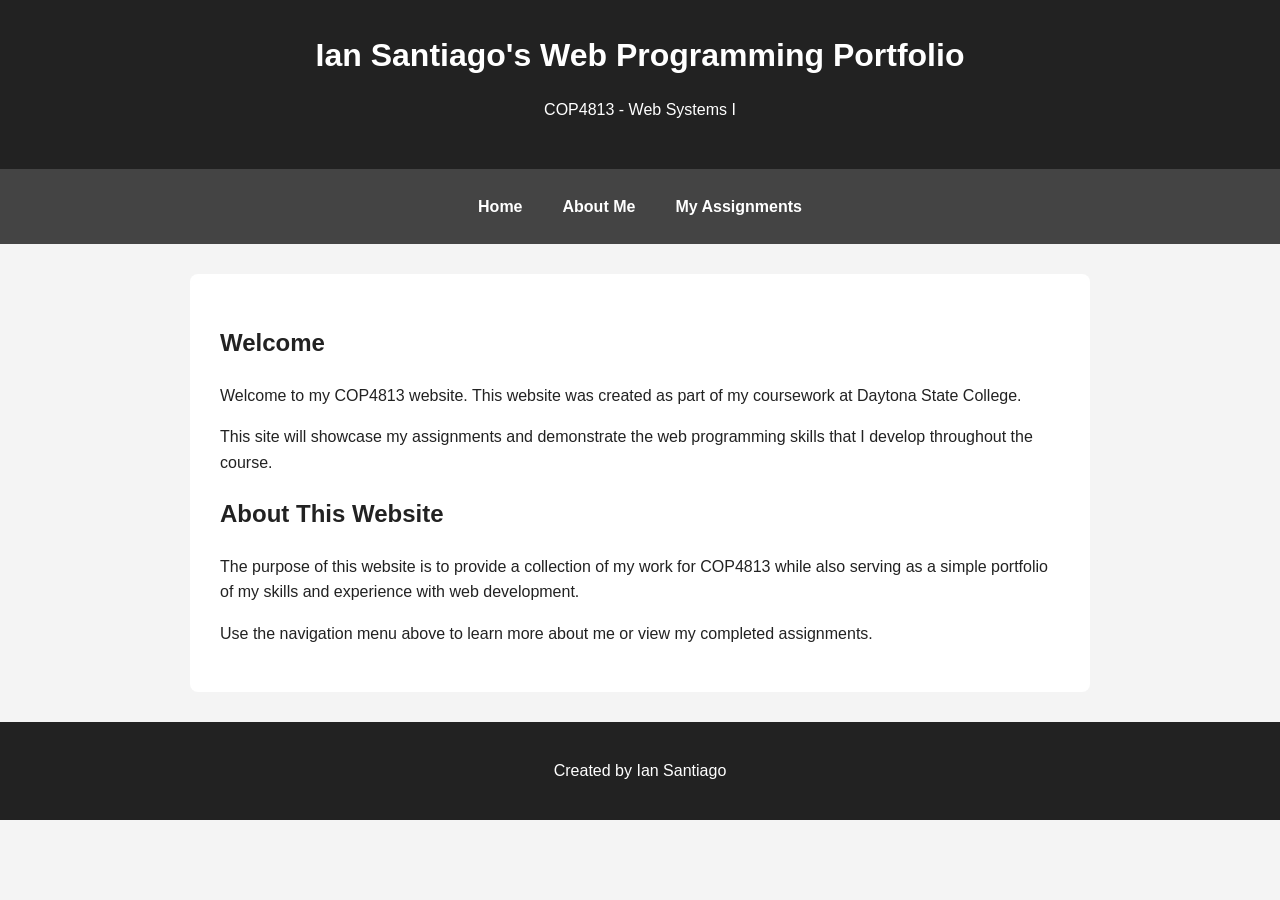
<file: index.html>
<!DOCTYPE html>
<html lang="en">
<head>
    <meta charset="UTF-8">
    <meta name="viewport" content="width=device-width, initial-scale=1.0">

    <meta name="description" content="Ian Santiago's COP4813 web programming portfolio website.">
    <meta name="author" content="Ian Santiago">

    <title>Ian Santiago - COP4813 Web Systems I</title>

    <link rel="stylesheet" href="style.css">
</head>

<body>

    <header>
        <h1>Ian Santiago's Web Programming Portfolio</h1>
        <p>COP4813 - Web Systems I</p>
    </header>

    <nav aria-label="Main navigation">
        <a href="index.html">Home</a>
        <a href="about.html">About Me</a>
        <a href="assignments.html">My Assignments</a>
    </nav>

    <main>
        <section>
            <h2>Welcome</h2>

            <p>
                Welcome to my COP4813 website.
                This website was created as part of my coursework
                at Daytona State College.
            </p>

            <p>
                This site will showcase my assignments and demonstrate
                the web programming skills that I develop throughout
                the course.
            </p>
        </section>

        <section>
            <h2>About This Website</h2>

            <p>
                The purpose of this website is to provide a collection
                of my work for COP4813 while also serving as a simple
                portfolio of my skills and experience with web
                development.
            </p>

            <p>
                Use the navigation menu above to learn more about me
                or view my completed assignments.
            </p>
        </section>
    </main>

    <footer>
        <p>Created by Ian Santiago</p>
    </footer>

</body>
</html>
</file>
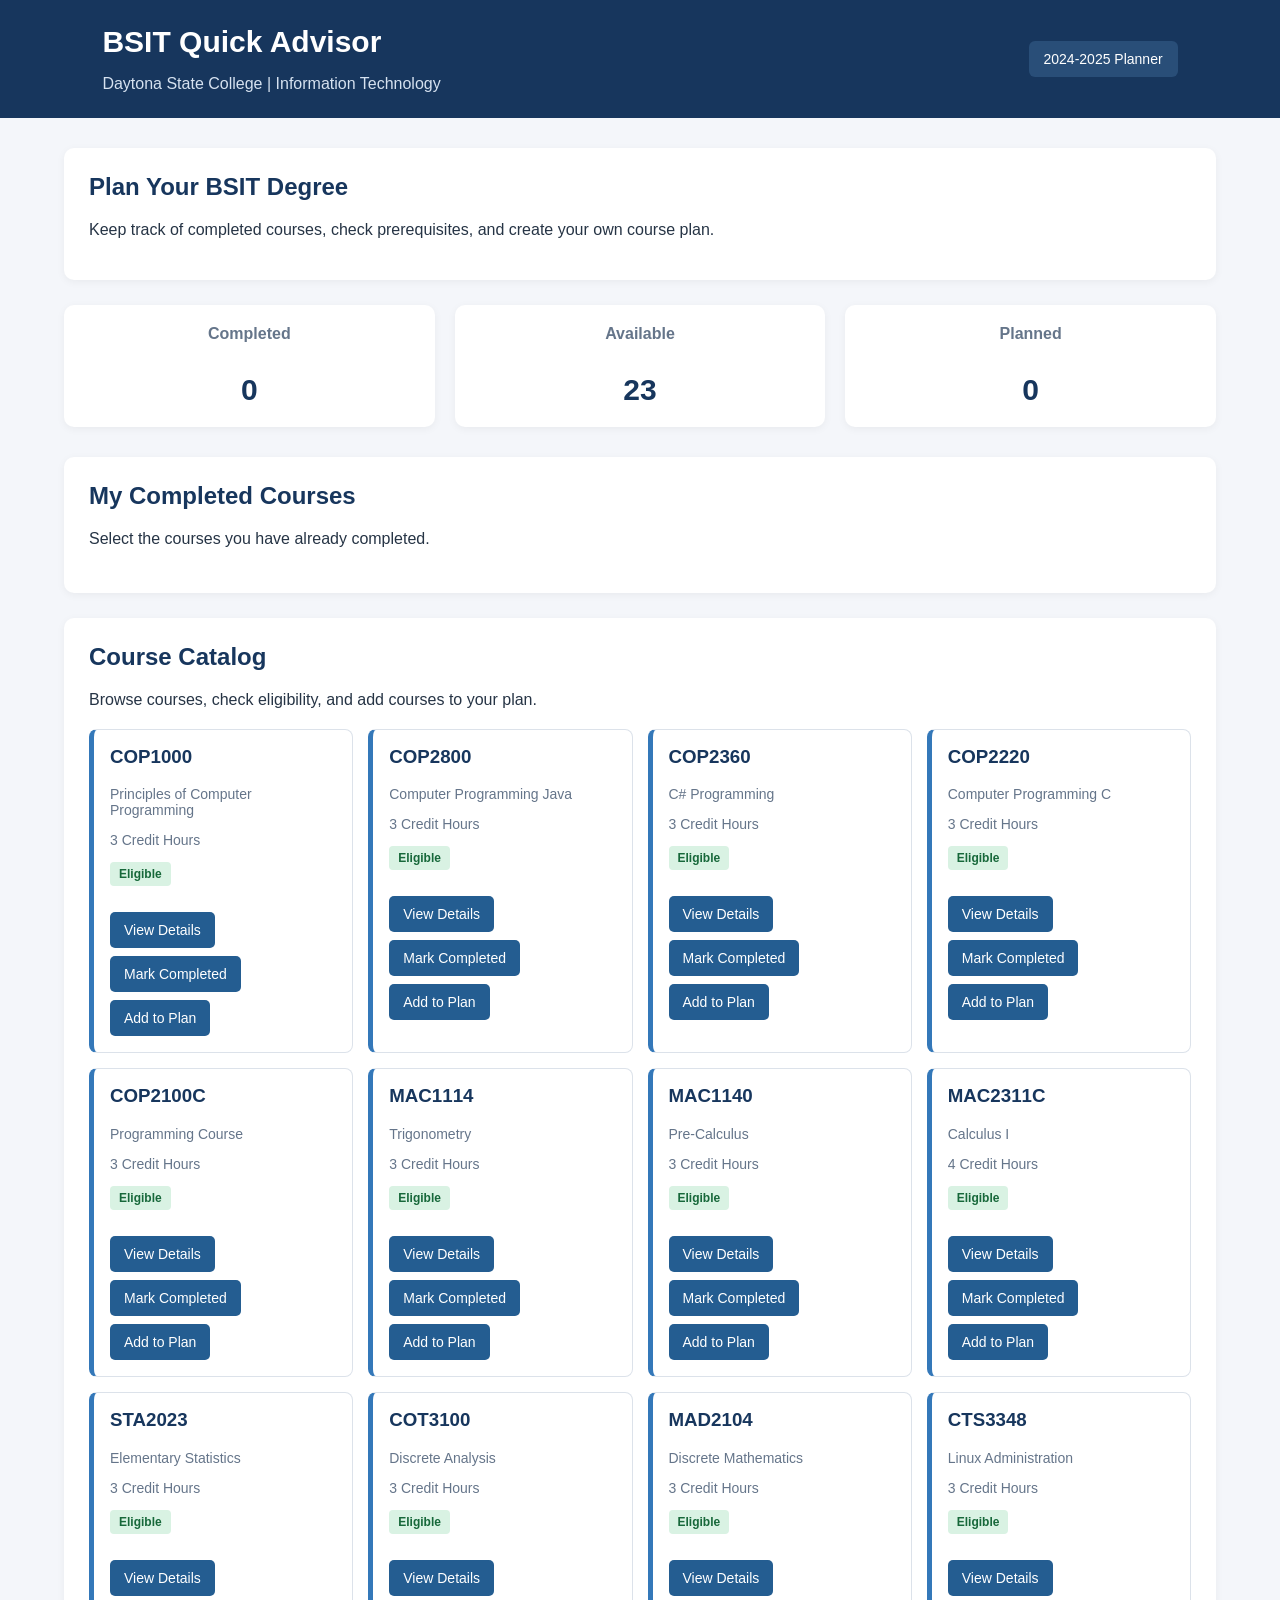
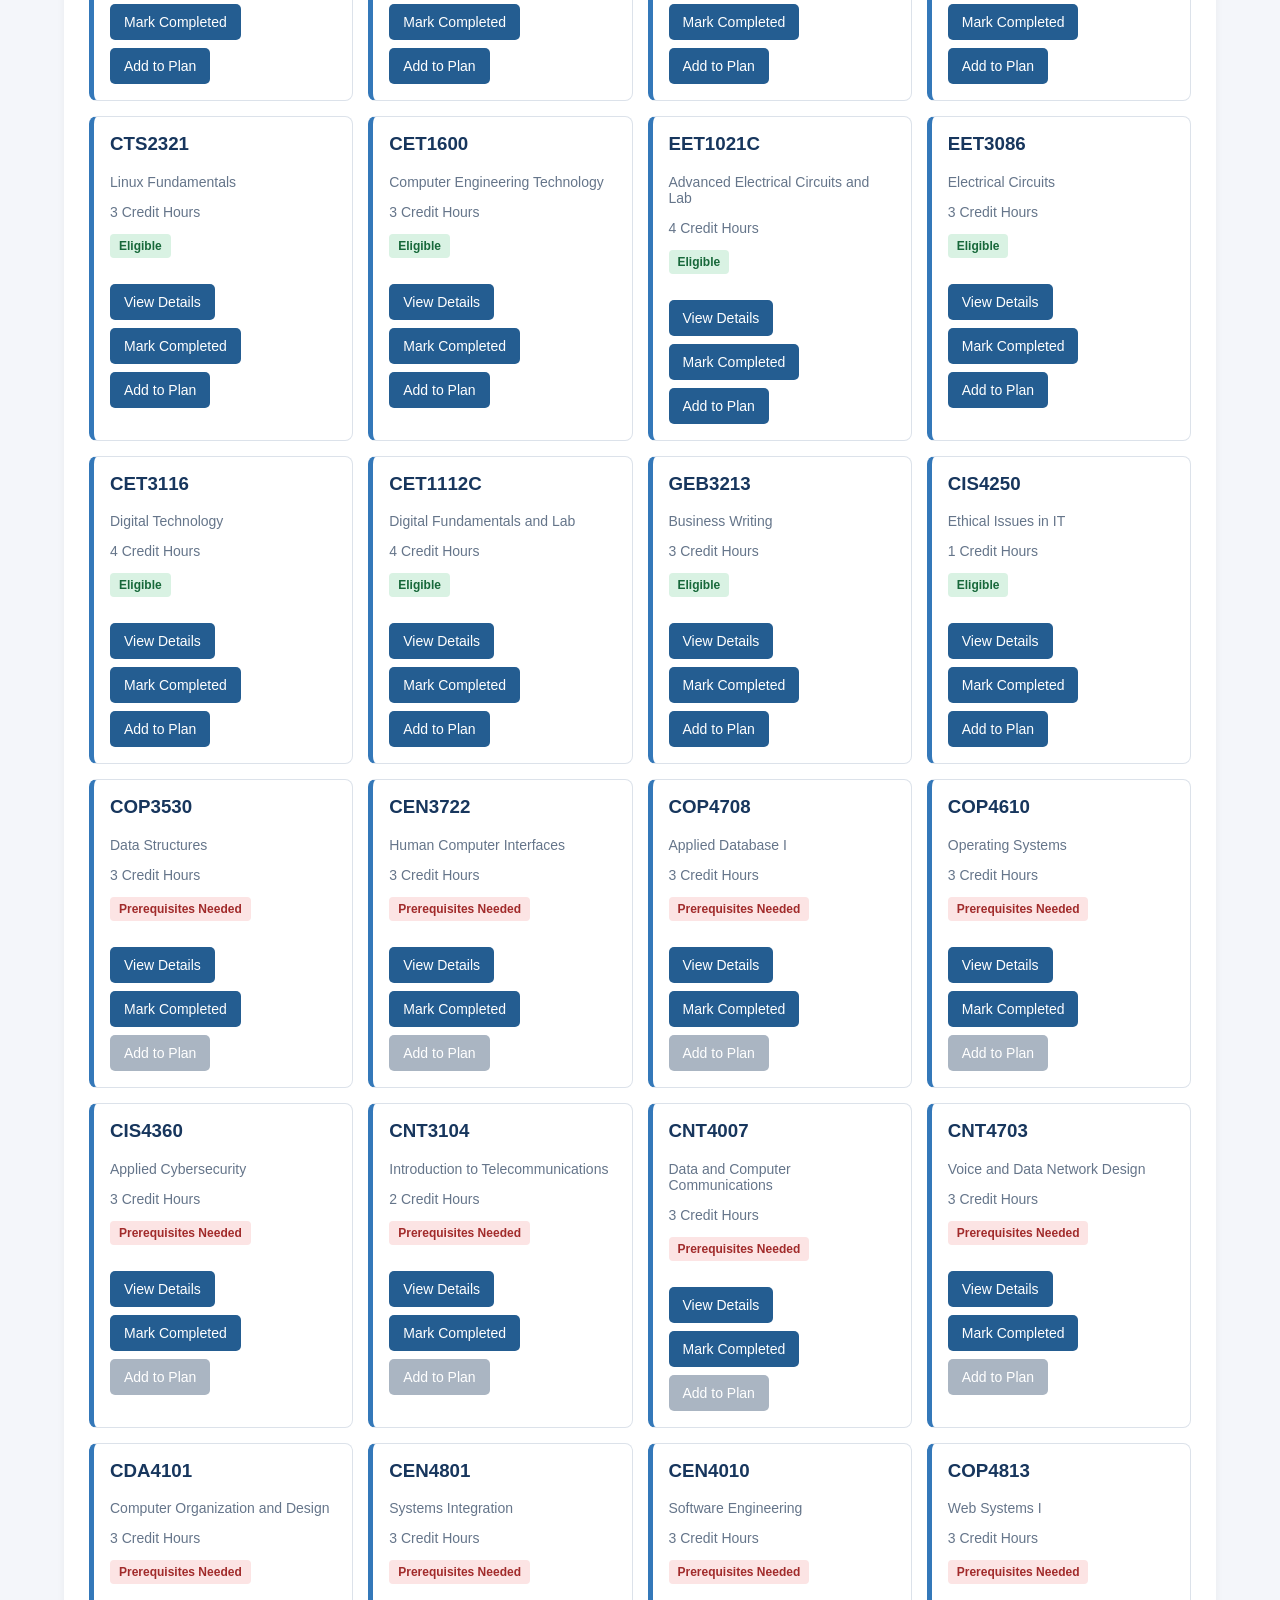
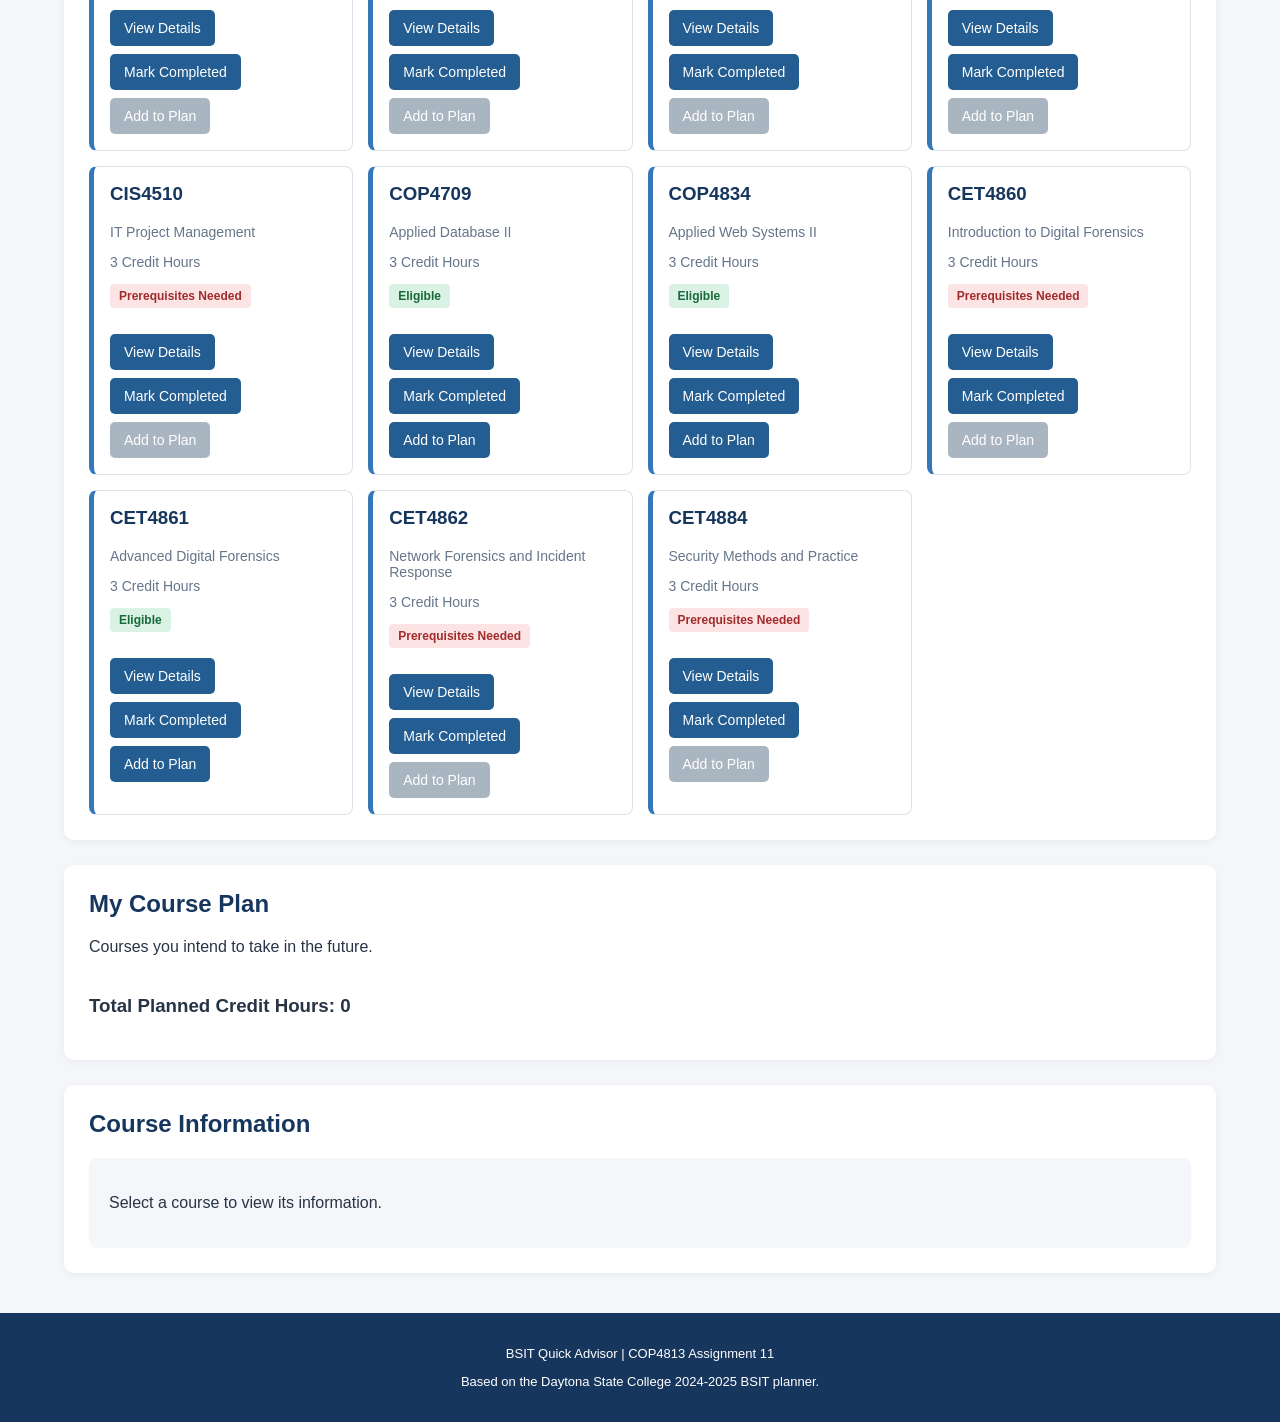
<file: assignment11/index.html>
<!DOCTYPE html>
<html lang="en">
<head>
    <meta charset="UTF-8">
    <meta name="viewport" content="width=device-width, initial-scale=1.0">
    <title>BSIT Quick Advisor | Daytona State College</title>
    <link rel="stylesheet" href="style.css">
</head>

<body>

    <header class="header">
        <div class="header-content">
            <div>
                <h1>BSIT Quick Advisor</h1>
                <p>Daytona State College | Information Technology</p>
            </div>
            <span class="catalog-label">2024-2025 Planner</span>
        </div>
    </header>

    <main class="container">

        <section class="welcome">
            <h2>Plan Your BSIT Degree</h2>
            <p>
                Keep track of completed courses, check prerequisites,
                and create your own course plan.
            </p>
        </section>

        <section class="dashboard">

            <div class="stat-card">
                <h3>Completed</h3>
                <p id="completedCount">0</p>
            </div>

            <div class="stat-card">
                <h3>Available</h3>
                <p id="availableCount">0</p>
            </div>

            <div class="stat-card">
                <h3>Planned</h3>
                <p id="plannedCount">0</p>
            </div>

        </section>

        <section class="course-section">

            <h2>My Completed Courses</h2>
            <p>Select the courses you have already completed.</p>

            <div id="completedCourses" class="course-grid"></div>

        </section>

        <section class="course-section">

            <h2>Course Catalog</h2>
<p>Browse courses, check eligibility, and add courses to your plan.</p>

            <div id="availableCourses" class="course-grid"></div>

        </section>

        <section class="course-section">

            <h2>My Course Plan</h2>
            <p>Courses you intend to take in the future.</p>

            <div id="plannedCourses" class="course-grid"></div>

            <h3>Total Planned Credit Hours: 
                <span id="plannedCredits">0</span>
            </h3>

        </section>

        <section class="course-section">

            <h2>Course Information</h2>
            <div id="courseDetails" class="details-box">
                <p>Select a course to view its information.</p>
            </div>

        </section>

    </main>

    <footer>
        <p>BSIT Quick Advisor | COP4813 Assignment 11</p>
        <p>Based on the Daytona State College 2024-2025 BSIT planner.</p>
    </footer>

    <script src="script.js"></script>

</body>
</html>
</file>
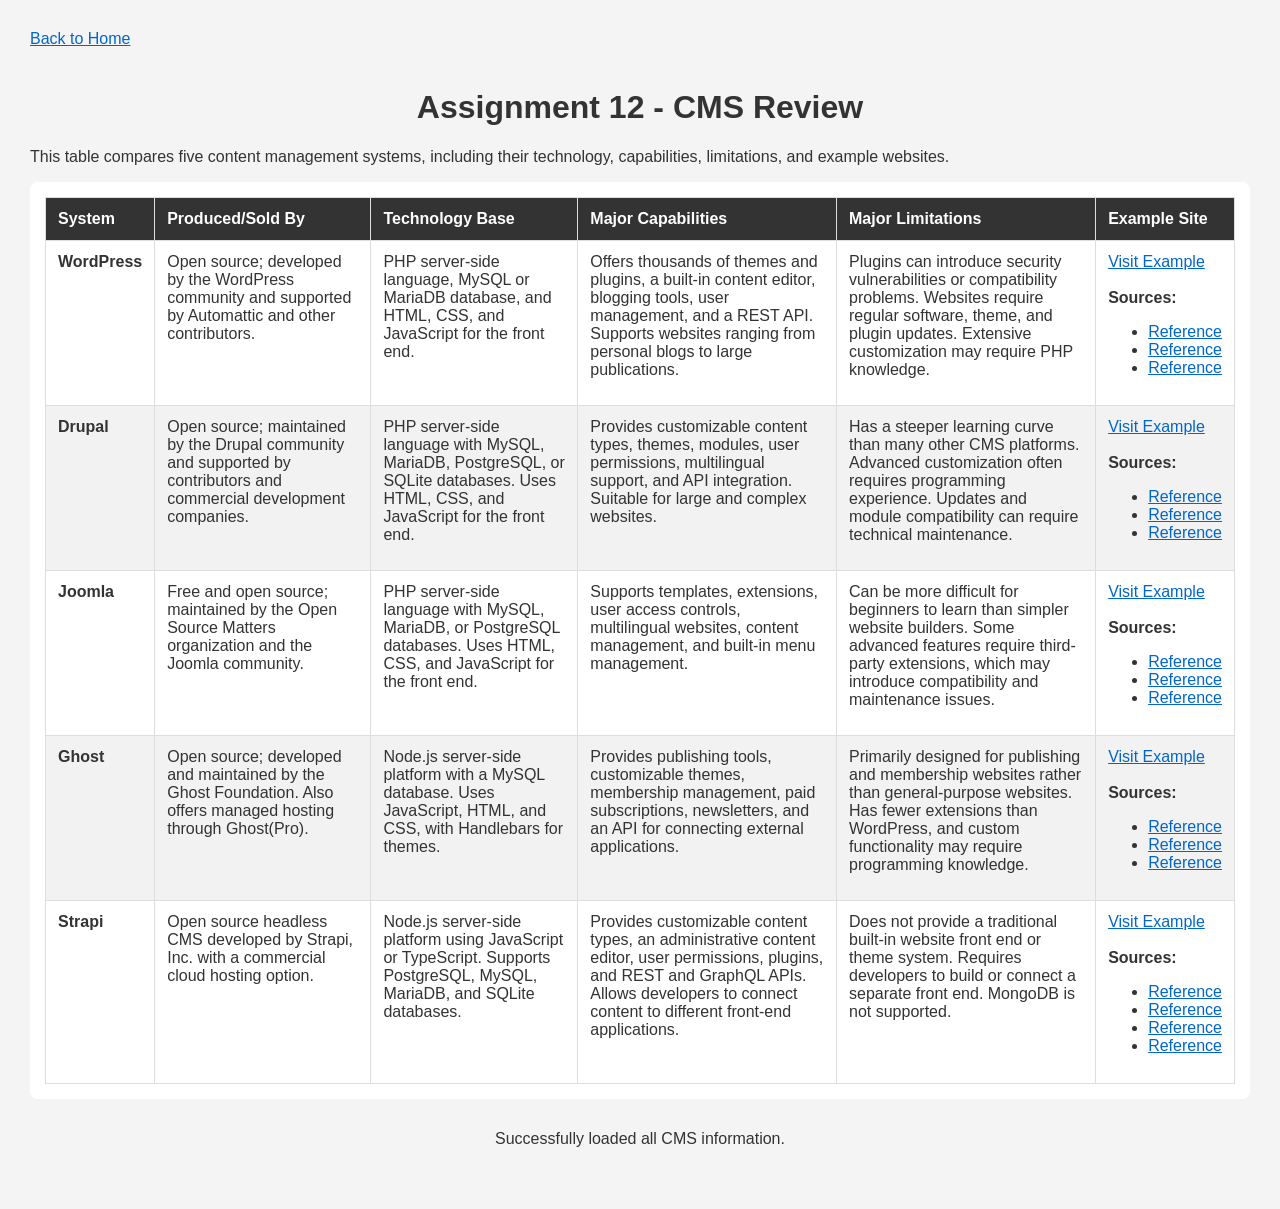
<file: assignment12/index.html>
<!DOCTYPE html>
<html lang="en">
<head>
    <meta charset="UTF-8">
    <meta name="viewport" content="width=device-width, initial-scale=1.0">
    <title>Assignment 12 - CMS Review</title>

    <style>
        body {
            font-family: Arial, sans-serif;
            margin: 0;
            padding: 30px;
            background-color: #f4f4f4;
            color: #333;
        }

        h1 {
            text-align: center;
        }

        .container {
            max-width: 1400px;
            margin: auto;
        }

        .table-container {
            overflow-x: auto;
            background: white;
            padding: 15px;
            border-radius: 8px;
        }

        table {
            width: 100%;
            border-collapse: collapse;
            min-width: 1000px;
        }

        th, td {
            border: 1px solid #ddd;
            padding: 12px;
            text-align: left;
            vertical-align: top;
        }

        th {
            background-color: #333;
            color: white;
        }

        tr:nth-child(even) {
            background-color: #f2f2f2;
        }

        a {
            color: #0066cc;
        }

        .back-link {
            display: inline-block;
            margin-bottom: 20px;
        }

        #status {
            text-align: center;
            padding: 15px;
        }
    </style>
</head>

<body>

<div class="container">

    <a class="back-link" href="../index.html">Back to Home</a>

    <h1>Assignment 12 - CMS Review</h1>

    <p>
        This table compares five content management systems,
        including their technology, capabilities, limitations,
        and example websites.
    </p>

    <div class="table-container">
        <table>
            <thead>
                <tr>
                    <th>System</th>
                    <th>Produced/Sold By</th>
                    <th>Technology Base</th>
                    <th>Major Capabilities</th>
                    <th>Major Limitations</th>
                    <th>Example Site</th>
                </tr>
            </thead>

            <tbody id="cmsTable">
            </tbody>
        </table>
    </div>

    <p id="status">Loading CMS information...</p>

</div>

<script>
    fetch("cms-data.json")
        .then(response => {
            if (!response.ok) {
                throw new Error("Could not load CMS data.");
            }
            return response.json();
        })
        .then(data => {

            const table = document.getElementById("cmsTable");

            data.cms.forEach(cms => {

                const row = document.createElement("tr");

                row.innerHTML = `
                    <td><strong>${cms.system}</strong></td>
                    <td>${cms.support}</td>
                    <td>${cms.technology}</td>
                    <td>${cms.capabilities}</td>
                    <td>${cms.limitations}</td>
                    <td>
                        <a href="${cms.example}" target="_blank">
                            Visit Example
                        </a>
                        <br><br>
                        <strong>Sources:</strong>
                        <ul>
                            ${cms.sources.map(source =>
                                `<li><a href="${source}" target="_blank">Reference</a></li>`
                            ).join("")}
                        </ul>
                    </td>
                `;

                table.appendChild(row);
            });

            document.getElementById("status").textContent =
                "Successfully loaded all CMS information.";

        })
        .catch(error => {
            document.getElementById("status").textContent =
                "Error loading CMS information: " + error.message;
        });
</script>

</body>
</html>
</file>
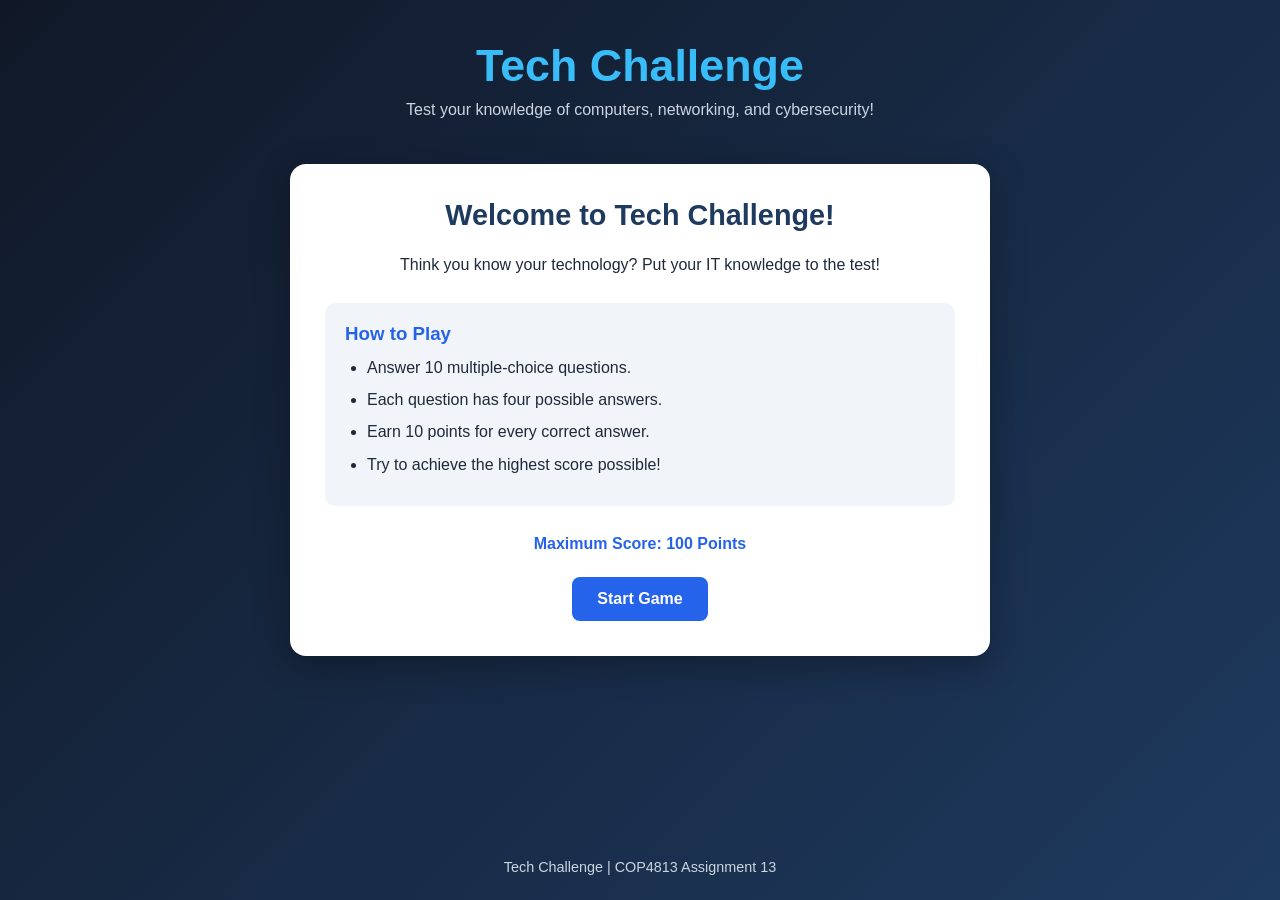
<file: assignment13/index.html>
<!DOCTYPE html>
<html lang="en">
<head>
    <meta charset="UTF-8">
    <meta name="viewport" content="width=device-width, initial-scale=1.0">

    <meta name="description" content="Tech Challenge - An educational technology quiz game.">
    <meta name="author" content="Ian Santiago">

    <title>Tech Challenge</title>

    <link rel="stylesheet" href="style.css">
    <script src="script.js" defer></script>
</head>
<body>

    <header>
        <h1>Tech Challenge</h1>
        <p>Test your knowledge of computers, networking, and cybersecurity!</p>
    </header>

    <main class="game-container">

        <!-- Welcome Screen -->
        <section id="start-screen" class="screen">
            <h2>Welcome to Tech Challenge!</h2>

            <p>
                Think you know your technology?
                Put your IT knowledge to the test!
            </p>

            <div class="instructions">
                <h3>How to Play</h3>
                <ul>
                    <li>Answer 10 multiple-choice questions.</li>
                    <li>Each question has four possible answers.</li>
                    <li>Earn 10 points for every correct answer.</li>
                    <li>Try to achieve the highest score possible!</li>
                </ul>
            </div>

            <p class="maximum-score">Maximum Score: 100 Points</p>

            <button id="start-button">Start Game</button>
        </section>

        <!-- Quiz Screen -->
        <section id="quiz-screen" class="screen hidden">

            <div class="game-info">
                <p id="question-counter">Question 1 of 10</p>
                <p id="score">Score: 0</p>
            </div>

            <div class="progress-container">
                <div id="progress-bar"></div>
            </div>

            <h2 id="question">Question goes here</h2>

            <div id="answer-buttons" class="answer-grid">
                <!-- Answer buttons are created with JavaScript -->
            </div>

            <p id="feedback" aria-live="polite"></p>

            <button id="next-button" class="hidden">Next Question</button>

        </section>

        <!-- Results Screen -->
        <section id="result-screen" class="screen hidden">

            <h2>Game Complete!</h2>

            <p id="final-score">Your score: 0 / 100</p>

            <p id="result-message"></p>

            <button id="restart-button">Play Again</button>

        </section>

    </main>

    <footer>
        <p>Tech Challenge | COP4813 Assignment 13</p>
    </footer>

</body>
</html>
</file>
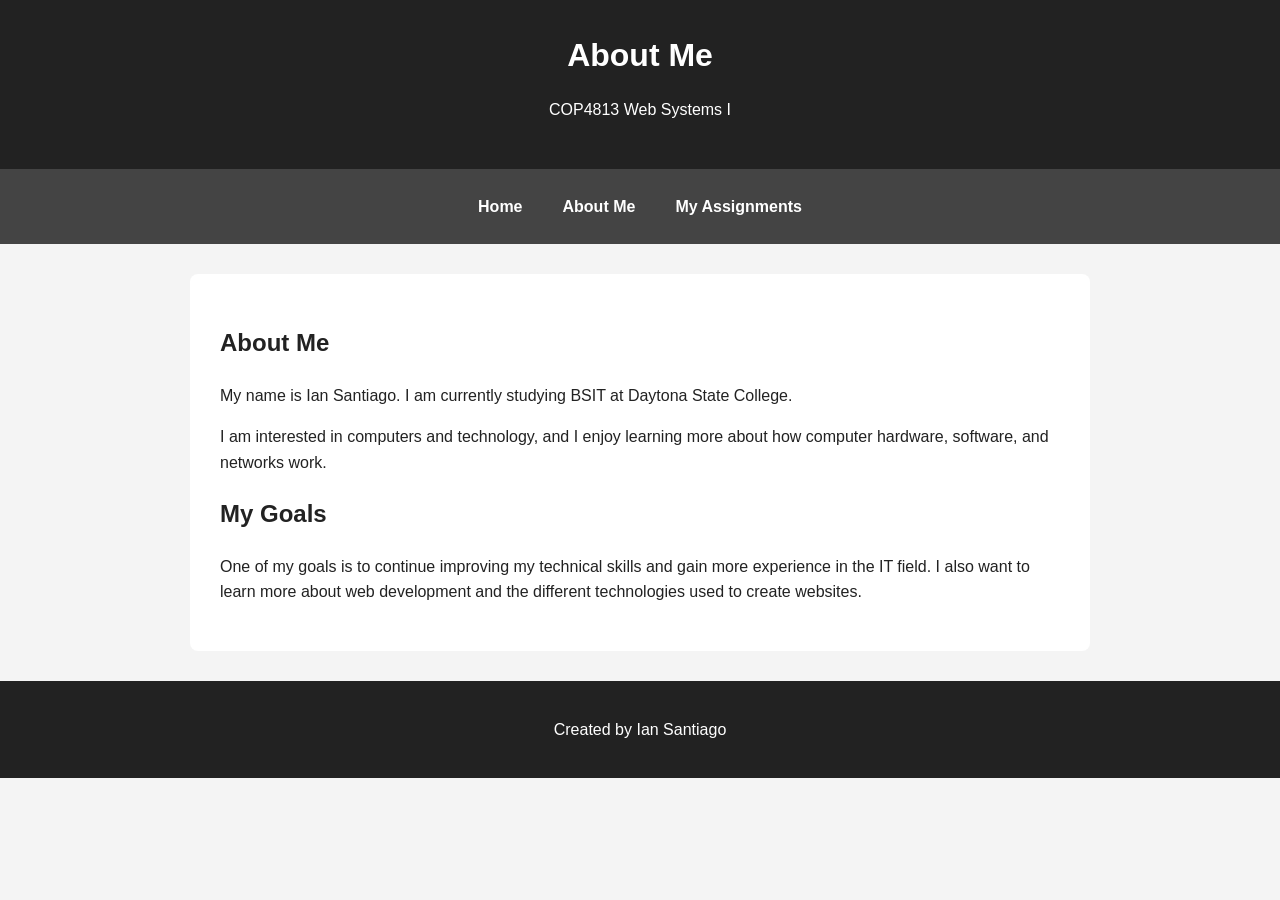
<file: about.html>
<!DOCTYPE html>
<html lang="en">
<head>
    <meta charset="UTF-8">
    <meta name="viewport" content="width=device-width, initial-scale=1.0">

    <meta name="description" content="About Ian Santiago and his studies in Information Technology.">
    <meta name="author" content="Ian Santiago">

    <title>About Me - Ian Santiago</title>

    <link rel="stylesheet" href="style.css">
</head>

<body>

    <header>
        <h1>About Me</h1>
        <p>COP4813 Web Systems I</p>
    </header>

    <nav aria-label="Main navigation">
        <a href="index.html">Home</a>
        <a href="about.html">About Me</a>
        <a href="assignments.html">My Assignments</a>
    </nav>

    <main>
        <section>
            <h2>About Me</h2>

            <p>
                My name is Ian Santiago. I am currently studying
                BSIT at Daytona State College.
            </p>

            <p>
                I am interested in computers and technology, and I
                enjoy learning more about how computer hardware,
                software, and networks work.
            </p>
        </section>

        <section>
            <h2>My Goals</h2>

            <p>
                One of my goals is to continue improving my technical
                skills and gain more experience in the IT field.
                I also want to learn more about web development and
                the different technologies used to create websites.
            </p>
        </section>
    </main>

    <footer>
        <p>Created by Ian Santiago</p>
    </footer>

</body>
</html>
</file>
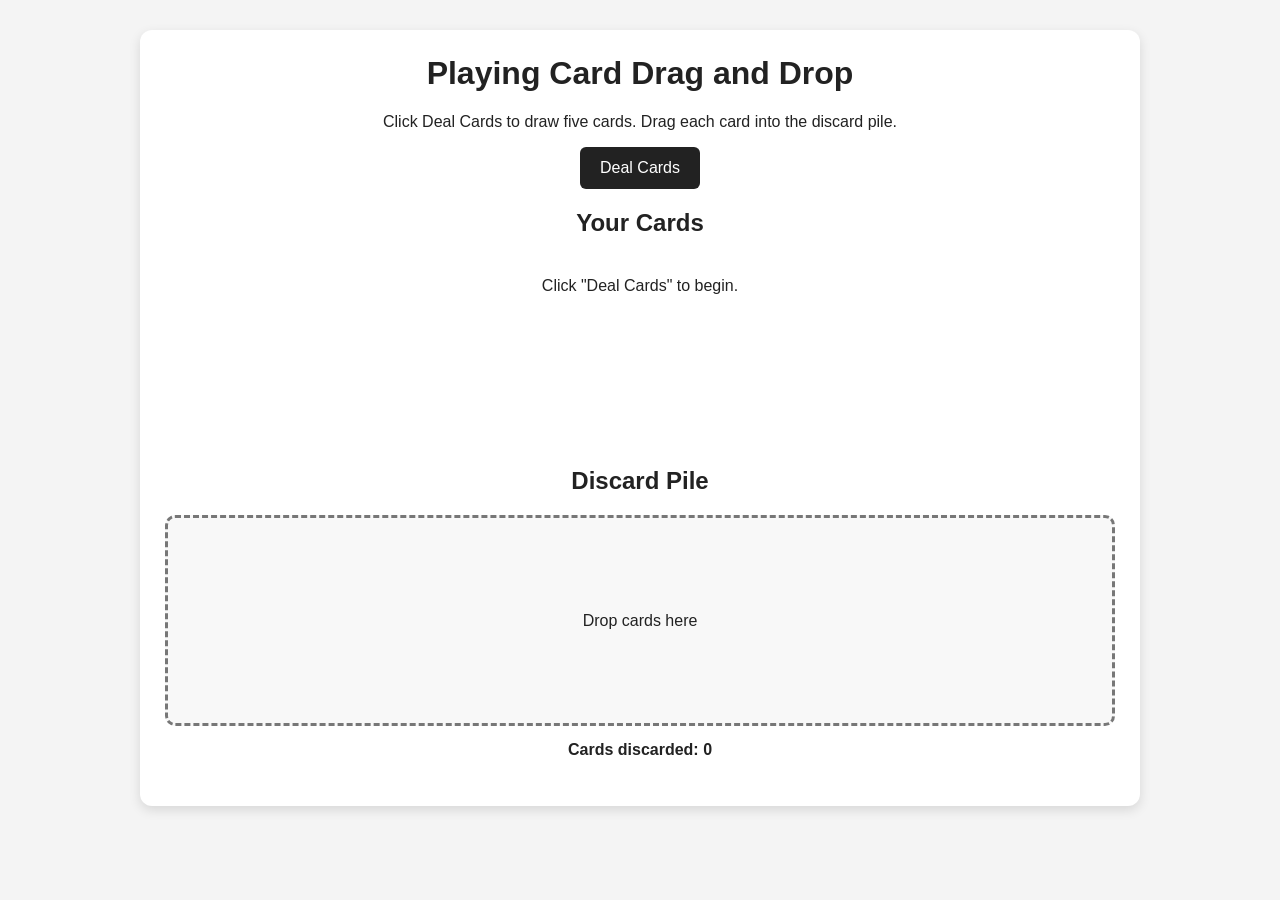
<file: assignment7.html>
<!DOCTYPE html>
<html lang="en">
<head>
    <meta charset="UTF-8">
    <meta name="viewport" content="width=device-width, initial-scale=1.0">
    <title>Assignment 7 - Drag and Drop</title>

    <style>
        body {
            font-family: Arial, sans-serif;
            background: #f4f4f4;
            color: #222;
            margin: 0;
            padding: 30px 20px;
            text-align: center;
        }

        main {
            max-width: 950px;
            margin: auto;
            background: white;
            padding: 25px;
            border-radius: 12px;
            box-shadow: 0 4px 12px rgba(0, 0, 0, 0.12);
        }

        h1 {
            margin-top: 0;
        }

        button {
            background: #222;
            color: white;
            border: none;
            border-radius: 6px;
            padding: 12px 20px;
            font-size: 16px;
            cursor: pointer;
        }

        button:hover {
            background: #444;
        }

        #card-area {
            display: flex;
            flex-wrap: wrap;
            justify-content: center;
            gap: 15px;
            min-height: 150px;
            padding: 20px 0;
        }

        .playing-card {
            width: 100px;
            height: 140px;
            border: 1px solid #bbb;
            border-radius: 6px;
            background-image: url("images/playing-cards.png");
            background-repeat: no-repeat;
            background-size: 1300px 560px;
            cursor: grab;
            box-shadow: 0 2px 5px rgba(0, 0, 0, 0.2);
        }

        .playing-card:active {
            cursor: grabbing;
        }

        #discard-pile {
            min-height: 175px;
            border: 3px dashed #777;
            border-radius: 10px;
            background: #f8f8f8;
            padding: 15px;
            display: flex;
            flex-wrap: wrap;
            justify-content: center;
            align-items: center;
            gap: 10px;
            transition: background 0.2s, border-color 0.2s;
        }

        #discard-pile.drag-over {
            background: #e1f5e8;
            border-color: #218838;
        }

        .discarded-card {
            width: 75px;
            height: 105px;
            border: 1px solid #bbb;
            border-radius: 5px;
            background-image: url("images/playing-cards.png");
            background-repeat: no-repeat;
            background-size: 975px 420px;
        }

        #status {
            font-weight: bold;
            min-height: 24px;
            margin-top: 15px;
        }

        @media (max-width: 500px) {
            .playing-card {
                width: 80px;
                height: 112px;
            }
        }
    </style>
</head>

<body>
    <main>
        <h1>Playing Card Drag and Drop</h1>
        <p>Click Deal Cards to draw five cards. Drag each card into the discard pile.</p>

        <button id="deal-button" type="button">Deal Cards</button>

        <h2>Your Cards</h2>
        <div id="card-area">
            Click "Deal Cards" to begin.
        </div>

        <h2>Discard Pile</h2>
        <div id="discard-pile">
            Drop cards here
        </div>

        <p id="status" role="status" aria-live="polite">Cards discarded: 0</p>
    </main>

    <script>
        const cardArea = document.getElementById("card-area");
        const discardPile = document.getElementById("discard-pile");
        const dealButton = document.getElementById("deal-button");
        const status = document.getElementById("status");

        let discardedCount = 0;
        let nextCardId = 0;

        function getRandomCards(count) {
            const cards = [];

            while (cards.length < count) {
                const card = Math.floor(Math.random() * 52);

                if (!cards.includes(card)) {
                    cards.push(card);
                }
            }

            return cards;
        }

        function createCard(cardNumber) {
            const card = document.createElement("div");
            const column = cardNumber % 13;
            const row = Math.floor(cardNumber / 13);

            card.className = "playing-card";
            card.draggable = true;
            card.id = "card-" + nextCardId++;

            card.style.backgroundPosition =
                (-column * 100) + "px " + (-row * 140) + "px";

            card.setAttribute("role", "img");
            card.setAttribute("aria-label", "Playing card " + (cardNumber + 1));

            card.addEventListener("dragstart", function (event) {
                event.dataTransfer.setData("text/plain", card.id);
                event.dataTransfer.effectAllowed = "move";
                status.textContent = "Dragging a card. Drop it into the discard pile.";
            });

            return card;
        }

        function dealCards() {
            cardArea.replaceChildren();
            discardedCount = 0;
            discardPile.replaceChildren();
            status.textContent = "Cards discarded: 0";

            const cards = getRandomCards(5);

            cards.forEach(function (cardNumber) {
                cardArea.appendChild(createCard(cardNumber));
            });
        }

        dealButton.addEventListener("click", dealCards);

        discardPile.addEventListener("dragover", function (event) {
            event.preventDefault();
            event.dataTransfer.dropEffect = "move";
            discardPile.classList.add("drag-over");
        });

        discardPile.addEventListener("dragleave", function (event) {
            if (!discardPile.contains(event.relatedTarget)) {
                discardPile.classList.remove("drag-over");
            }
        });

        discardPile.addEventListener("drop", function (event) {
            event.preventDefault();
            discardPile.classList.remove("drag-over");

            const cardId = event.dataTransfer.getData("text/plain");
            const card = document.getElementById(cardId);

            if (!card || !card.classList.contains("playing-card")) {
                return;
            }

            const cardCopy = document.createElement("div");
            cardCopy.className = "discarded-card";
            const column = parseInt(card.style.backgroundPositionX) / -100;
            const row = parseInt(card.style.backgroundPositionY) / -140;

            cardCopy.style.backgroundPosition =
                (-column * 75) + "px " + (-row * 105) + "px";
            cardCopy.setAttribute("aria-label", card.getAttribute("aria-label"));
            cardCopy.setAttribute("role", "img");

            discardPile.appendChild(cardCopy);
            card.remove();

            discardedCount++;
            status.textContent = "Cards discarded: " + discardedCount;
        });
    </script>
</body>
</html>
</file>
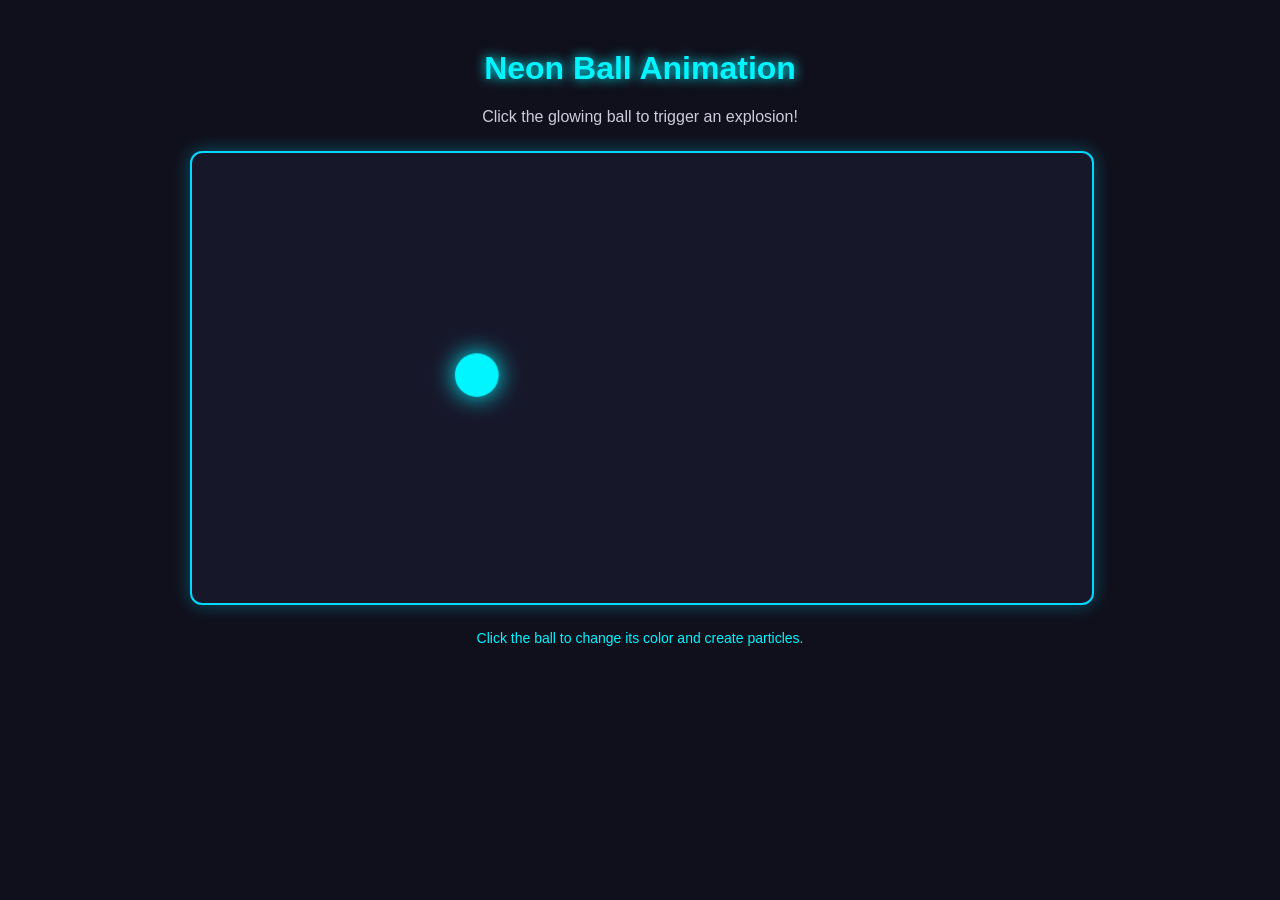
<file: assignment9.html>
<!DOCTYPE html>
<html lang="en">
<head>
    <meta charset="UTF-8">
    <meta name="viewport" content="width=device-width, initial-scale=1.0">
    <title>Assignment 9 - Animation</title>
    <link rel="stylesheet" href="assignment9.css">
</head>
<body>
    <main class="container">
        <h1>Neon Ball Animation</h1>
        <p>Click the glowing ball to trigger an explosion!</p>

        <canvas id="animationCanvas" aria-label="Animated bouncing neon ball"></canvas>

        <p class="hint">Click the ball to change its color and create particles.</p>
    </main>

    <script src="assignment9.js"></script>
</body>
</html>
</file>
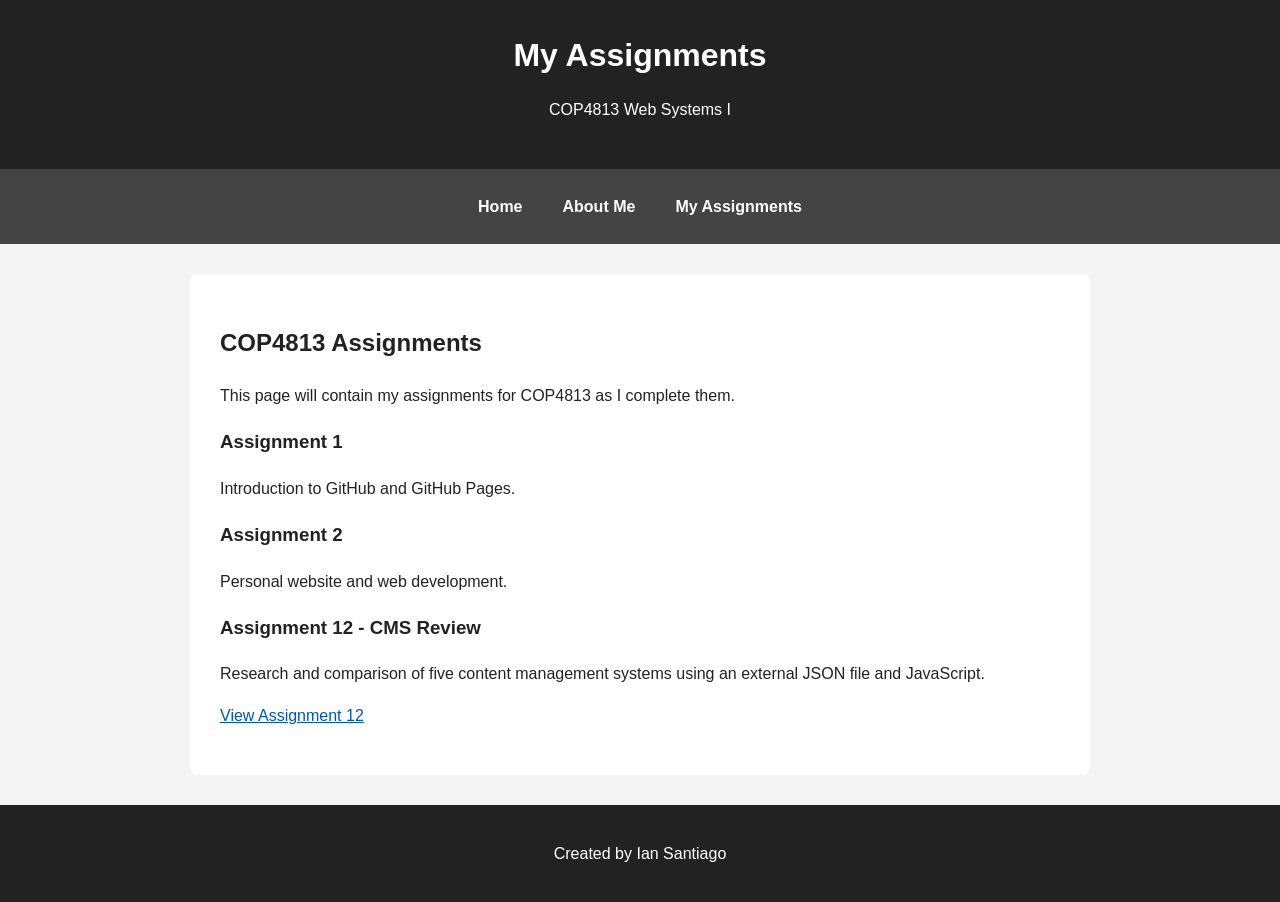
<file: assignments.html>
<!DOCTYPE html>
<html lang="en">
<head>
    <meta charset="UTF-8">
    <meta name="viewport" content="width=device-width, initial-scale=1.0">

    <meta name="description" content="Ian Santiago's COP4813 Web Systems I assignments.">
    <meta name="author" content="Ian Santiago">

    <title>My Assignments - Ian Santiago</title>

    <link rel="stylesheet" href="style.css">
</head>

<body>

    <header>
        <h1>My Assignments</h1>
        <p>COP4813 Web Systems I</p>
    </header>

    <nav aria-label="Main navigation">
        <a href="index.html">Home</a>
        <a href="about.html">About Me</a>
        <a href="assignments.html">My Assignments</a>
    </nav>

    <main>
        <section>
            <h2>COP4813 Assignments</h2>

            <p>
                This page will contain my assignments for COP4813
                as I complete them.
            </p>

            <h3>Assignment 1</h3>
            <p>
                Introduction to GitHub and GitHub Pages.
            </p>

            <h3>Assignment 2</h3>
            <p>
                Personal website and web development.
            </p>

            <h3>Assignment 12 - CMS Review</h3>
            <p>
                Research and comparison of five content management
                systems using an external JSON file and JavaScript.
            </p>
            <p>
                <a href="assignment12/index.html">
                    View Assignment 12
                </a>
            </p>

        </section>
    </main>

    <footer>
        <p>Created by Ian Santiago</p>
    </footer>

</body>
</html>
</file>
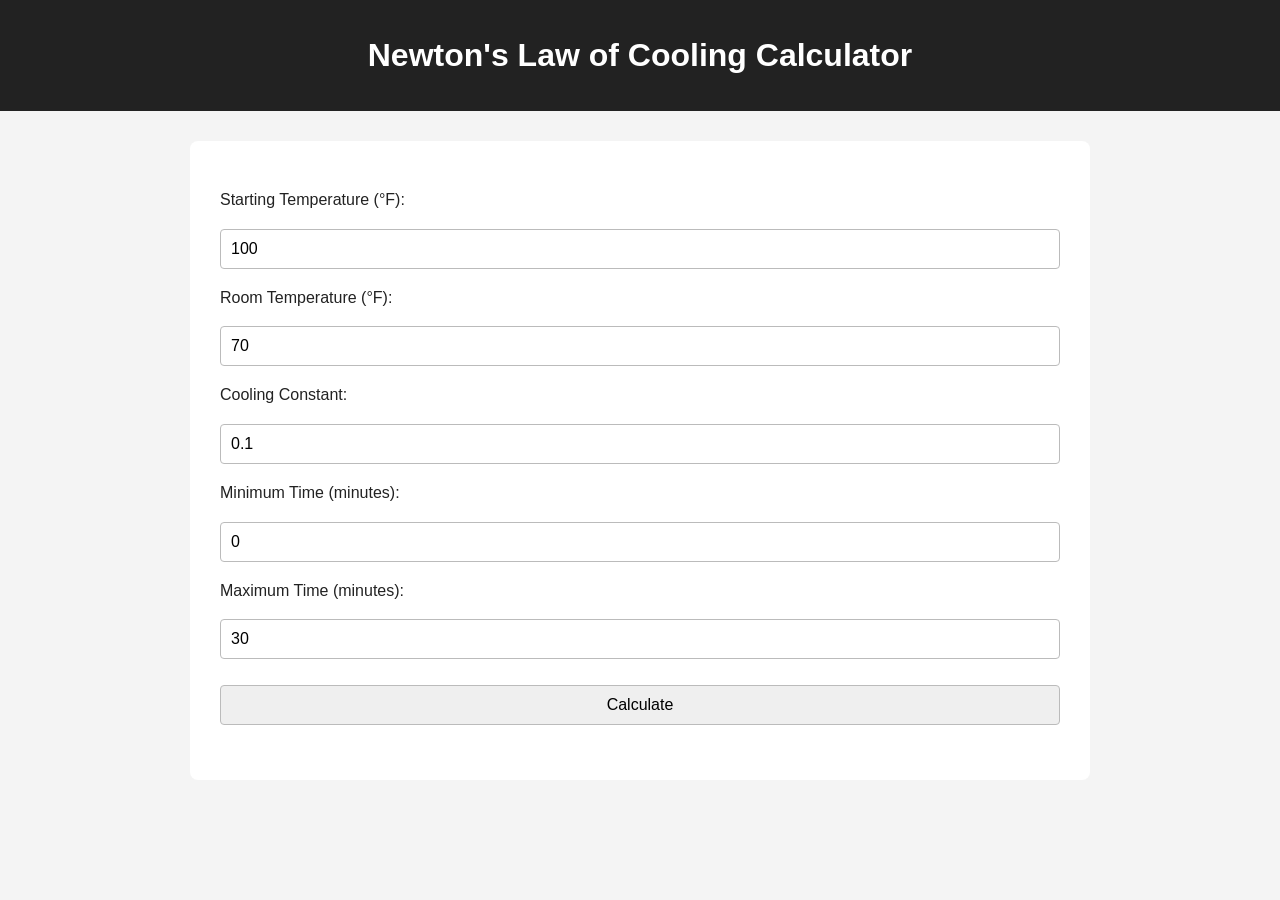
<file: calculator.html>
<!DOCTYPE html>
<html lang="en">
<head>
    <meta charset="UTF-8">
    <meta name="viewport" content="width=device-width, initial-scale=1.0">
    <title>Newton's Law of Cooling Calculator</title>

    <script src="https://code.highcharts.com/highcharts.js"></script>

    <link rel="stylesheet" href="style.css">
</head>

<body>

<header>
    <h1>Newton's Law of Cooling Calculator</h1>
</header>

<main>

    <p>Starting Temperature (°F):</p>
    <input type="text" id="t0" value="100">

    <p>Room Temperature (°F):</p>
    <input type="text" id="ts" value="70">

    <p>Cooling Constant:</p>
    <input type="text" id="k" value="0.1">

    <p>Minimum Time (minutes):</p>
    <input type="text" id="tmin" value="0">

    <p>Maximum Time (minutes):</p>
    <input type="text" id="tmax" value="30">

    <br><br>

    <input type="button" value="Calculate" id="calculate">

    <br><br>

    <div id="output"></div>

    <div id="chart"></div>

</main>

<script src="calculator.js"></script>

</body>
</html>
</file>
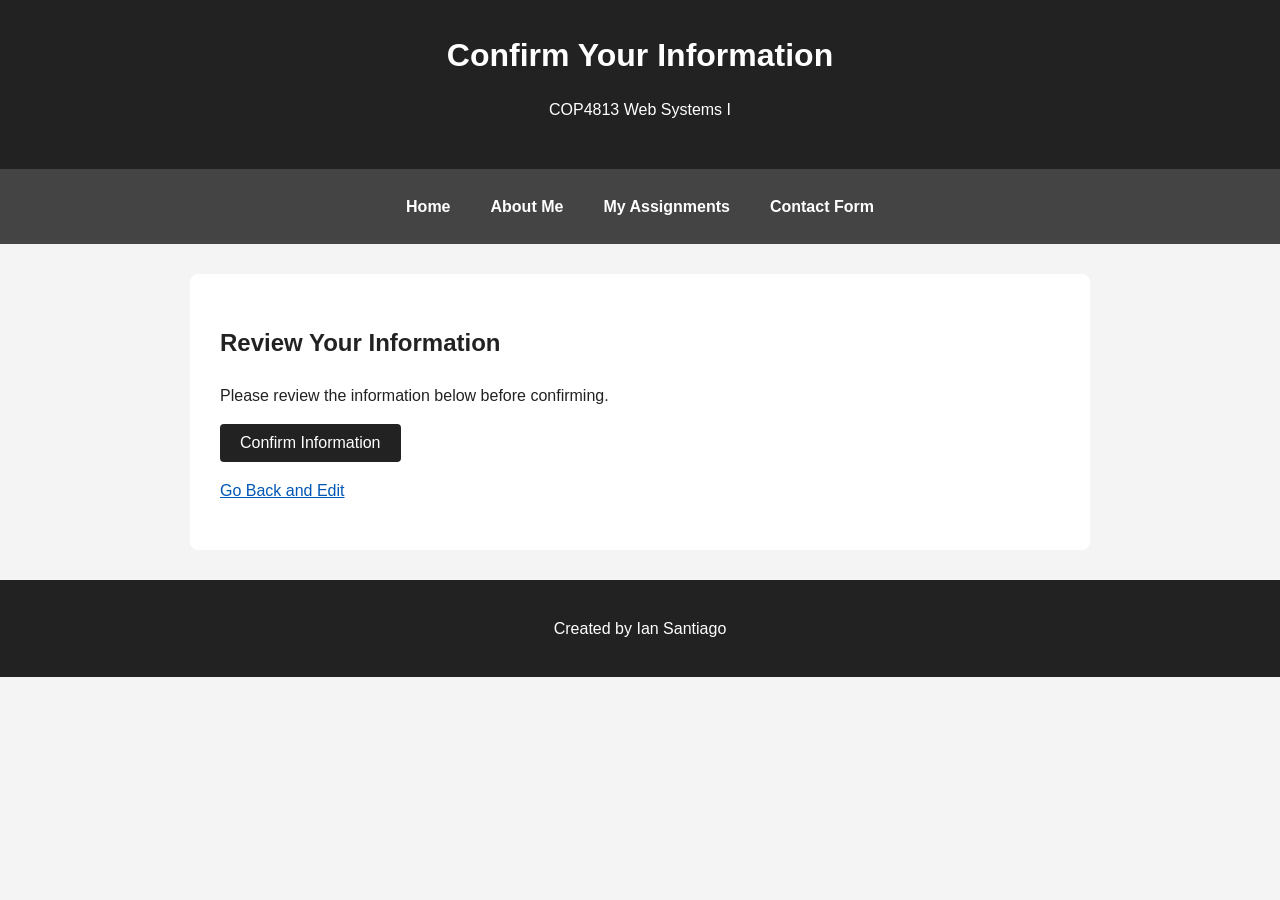
<file: confirmation.html>
<!DOCTYPE html>
<html lang="en">
<head>
    <meta charset="UTF-8">
    <meta name="viewport" content="width=device-width, initial-scale=1.0">

    <meta name="description" content="Confirmation page for Ian Santiago's COP4813 contact form.">
    <meta name="author" content="Ian Santiago">

    <title>Confirm Information - Ian Santiago</title>

    <link rel="stylesheet" href="style.css">
</head>

<body>

    <header>
        <h1>Confirm Your Information</h1>
        <p>COP4813 Web Systems I</p>
    </header>

    <nav aria-label="Main navigation">
        <a href="index.html">Home</a>
        <a href="about.html">About Me</a>
        <a href="assignments.html">My Assignments</a>
        <a href="form.html">Contact Form</a>
    </nav>

    <main>
        <section>
            <h2>Review Your Information</h2>

            <p>
                Please review the information below before confirming.
            </p>

            <div id="confirmationData"></div>

            <button type="button" id="confirmButton">
                Confirm Information
            </button>

            <p>
                <a href="form.html">Go Back and Edit</a>
            </p>
        </section>
    </main>

    <footer>
        <p>Created by Ian Santiago</p>
    </footer>

    <script>
        const confirmationData = document.getElementById("confirmationData");

        confirmationData.innerHTML = `
            <p><strong>First Name:</strong> ${sessionStorage.getItem("firstName")}</p>
            <p><strong>Last Name:</strong> ${sessionStorage.getItem("lastName")}</p>
            <p><strong>Email:</strong> ${sessionStorage.getItem("email")}</p>
            <p><strong>Phone:</strong> ${sessionStorage.getItem("phone")}</p>
            <p><strong>Birth Date:</strong> ${sessionStorage.getItem("birthdate")}</p>
            <p><strong>Address:</strong> ${sessionStorage.getItem("address")}</p>
            <p><strong>City:</strong> ${sessionStorage.getItem("city")}</p>
            <p><strong>State:</strong> ${sessionStorage.getItem("state")}</p>
            <p><strong>ZIP Code:</strong> ${sessionStorage.getItem("zip")}</p>
            <p><strong>Message:</strong> ${sessionStorage.getItem("message")}</p>
        `;

        document.getElementById("confirmButton").addEventListener("click", function() {
            const firstName = sessionStorage.getItem("firstName");
            const lastName = sessionStorage.getItem("lastName");
            const email = sessionStorage.getItem("email");
            const phone = sessionStorage.getItem("phone");
            const birthdate = sessionStorage.getItem("birthdate");
            const address = sessionStorage.getItem("address");
            const city = sessionStorage.getItem("city");
            const state = sessionStorage.getItem("state");
            const zip = sessionStorage.getItem("zip");
            const message = sessionStorage.getItem("message");

            const subject = "COP4813 Contact Form Submission";

            const body =
                "First Name: " + firstName + "\n" +
                "Last Name: " + lastName + "\n" +
                "Email: " + email + "\n" +
                "Phone: " + phone + "\n" +
                "Birth Date: " + birthdate + "\n" +
                "Address: " + address + "\n" +
                "City: " + city + "\n" +
                "State: " + state + "\n" +
                "ZIP Code: " + zip + "\n\n" +
                "Message:\n" + message;

            window.location.href =
                "mailto:ianstarfish13@gmail.com?subject=" +
                encodeURIComponent(subject) +
                "&body=" +
                encodeURIComponent(body);
        });
        });
    </script>

</body>
</html>
</file>
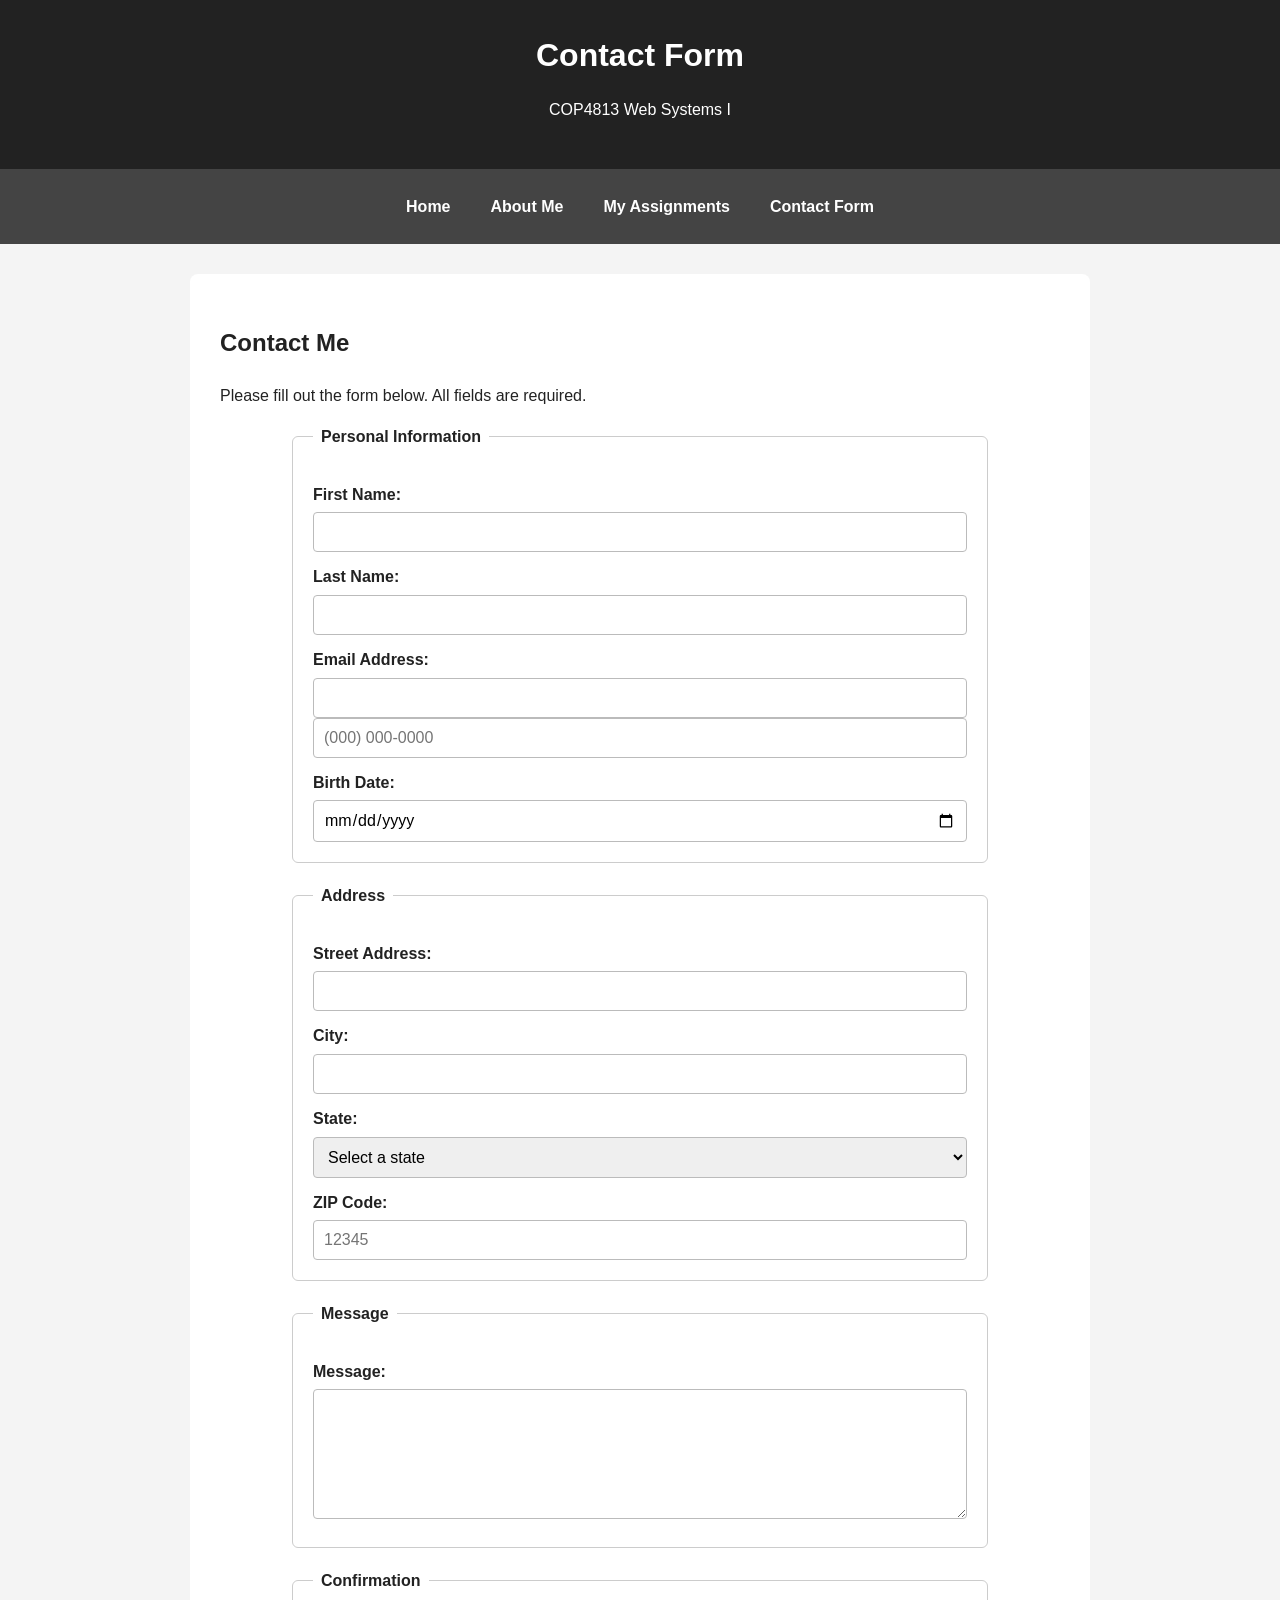
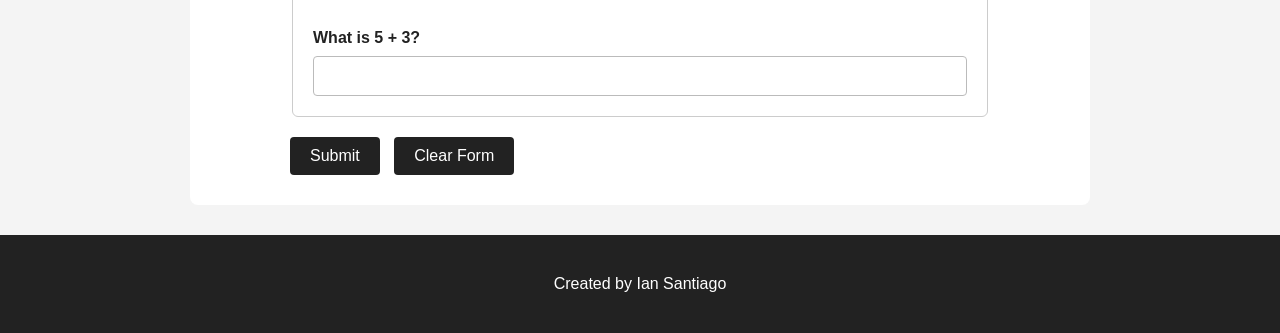
<file: form.html>
<!DOCTYPE html>
<html lang="en">
<head>
    <meta charset="UTF-8">
    <meta name="viewport" content="width=device-width, initial-scale=1.0">

    <meta name="description" content="Contact form for Ian Santiago's COP4813 Web Systems I website.">
    <meta name="author" content="Ian Santiago">

    <title>Contact Form - Ian Santiago</title>

    <link rel="stylesheet" href="style.css">
</head>

<body>

    <header>
        <h1>Contact Form</h1>
        <p>COP4813 Web Systems I</p>
    </header>

    <nav aria-label="Main navigation">
        <a href="index.html">Home</a>
        <a href="about.html">About Me</a>
        <a href="assignments.html">My Assignments</a>
        <a href="form.html">Contact Form</a>
    </nav>

    <main>
        <section>
            <h2>Contact Me</h2>

            <p>
                Please fill out the form below. All fields are required.
            </p>

            <form id="contactForm" method="post">

                <fieldset>
                    <legend>Personal Information</legend>

                    <label for="firstName">First Name:</label>
                    <input type="text" id="firstName" name="firstName">

                    <label for="lastName">Last Name:</label>
                    <input type="text" id="lastName" name="lastName">

                    <label for="email">Email Address:</label>
                    <input type="email" id="email" name="email">

                    <input type="tel" id="phone" name="phone"
                           placeholder="(000) 000-0000"
                           maxlength="14">

                    <label for="birthdate">Birth Date:</label>
                    <input type="date" id="birthdate" name="birthdate">
                </fieldset>

                <fieldset>
                    <legend>Address</legend>

                    <label for="address">Street Address:</label>
                    <input type="text" id="address" name="address">

                    <label for="city">City:</label>
                    <input type="text" id="city" name="city">

                    <label for="state">State:</label>
                    <select id="state" name="state">
                        <option value="">Select a state</option>
                        <option value="AL">Alabama</option>
                        <option value="AK">Alaska</option>
                        <option value="AZ">Arizona</option>
                        <option value="AR">Arkansas</option>
                        <option value="CA">California</option>
                        <option value="CO">Colorado</option>
                        <option value="CT">Connecticut</option>
                        <option value="DE">Delaware</option>
                        <option value="FL">Florida</option>
                        <option value="GA">Georgia</option>
                        <option value="HI">Hawaii</option>
                        <option value="ID">Idaho</option>
                        <option value="IL">Illinois</option>
                        <option value="IN">Indiana</option>
                        <option value="IA">Iowa</option>
                        <option value="KS">Kansas</option>
                        <option value="KY">Kentucky</option>
                        <option value="LA">Louisiana</option>
                        <option value="ME">Maine</option>
                        <option value="MD">Maryland</option>
                        <option value="MA">Massachusetts</option>
                        <option value="MI">Michigan</option>
                        <option value="MN">Minnesota</option>
                        <option value="MS">Mississippi</option>
                        <option value="MO">Missouri</option>
                        <option value="MT">Montana</option>
                        <option value="NE">Nebraska</option>
                        <option value="NV">Nevada</option>
                        <option value="NH">New Hampshire</option>
                        <option value="NJ">New Jersey</option>
                        <option value="NM">New Mexico</option>
                        <option value="NY">New York</option>
                        <option value="NC">North Carolina</option>
                        <option value="ND">North Dakota</option>
                        <option value="OH">Ohio</option>
                        <option value="OK">Oklahoma</option>
                        <option value="OR">Oregon</option>
                        <option value="PA">Pennsylvania</option>
                        <option value="RI">Rhode Island</option>
                        <option value="SC">South Carolina</option>
                        <option value="SD">South Dakota</option>
                        <option value="TN">Tennessee</option>
                        <option value="TX">Texas</option>
                        <option value="UT">Utah</option>
                        <option value="VT">Vermont</option>
                        <option value="VA">Virginia</option>
                        <option value="WA">Washington</option>
                        <option value="WV">West Virginia</option>
                        <option value="WI">Wisconsin</option>
                        <option value="WY">Wyoming</option>
                    </select>

                    <label for="zip">ZIP Code:</label>
                    <input type="text" id="zip" name="zip"
                           placeholder="12345">
                </fieldset>

                <fieldset>
                    <legend>Message</legend>

                    <label for="message">Message:</label>
                    <textarea id="message" name="message"
                              rows="6"></textarea>
                </fieldset>

                <fieldset>
                    <legend>Confirmation</legend>

                    <label for="security">What is 5 + 3?</label>
                    <input type="text" id="security" name="security">
                </fieldset>

                <button type="submit">Submit</button>
                <button type="reset">Clear Form</button>

            </form>
        </section>
    </main>
    <script src="form.js"></script>
    <footer>
        <p>Created by Ian Santiago</p>
    </footer>

</body>
</html>
</file>
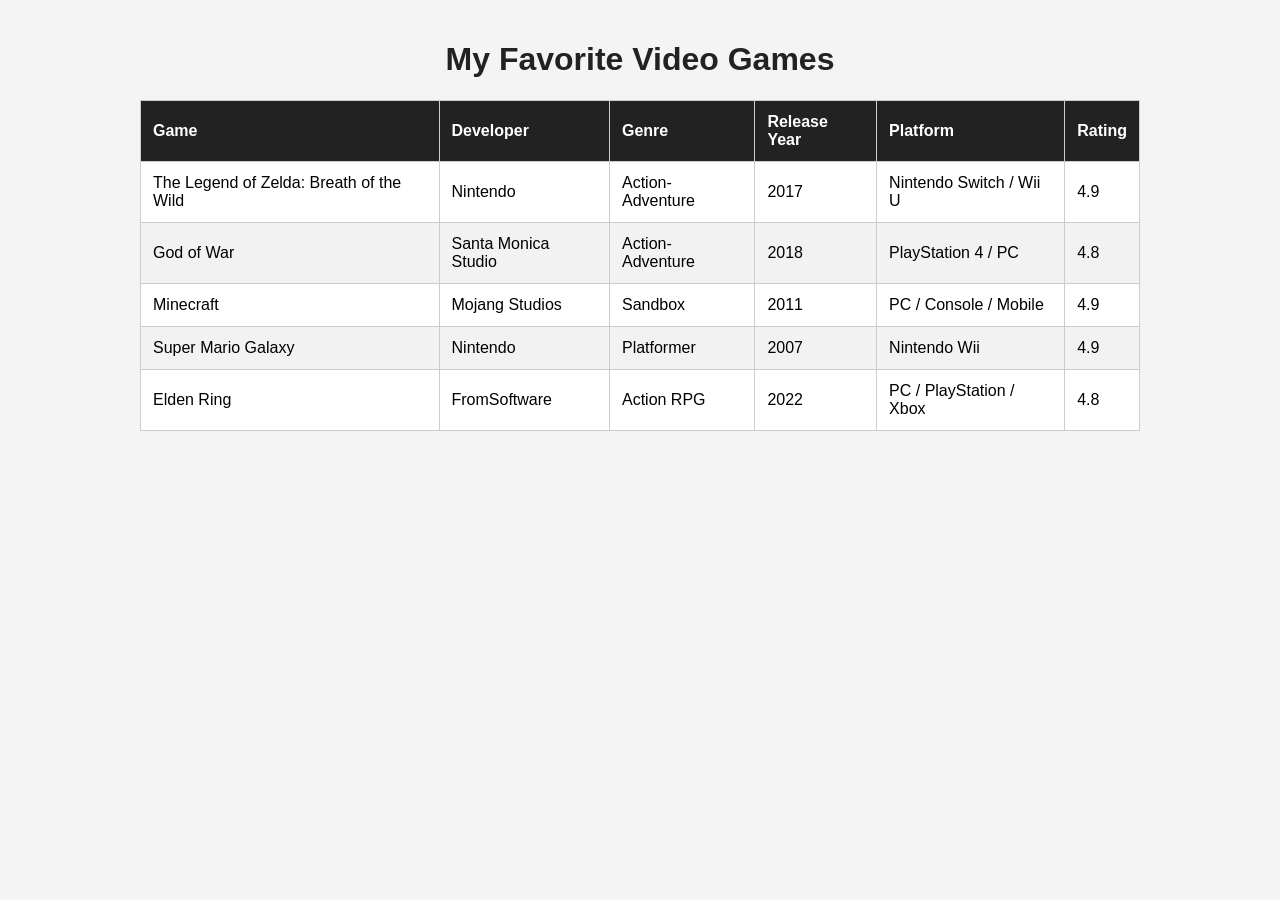
<file: json.html>
<!DOCTYPE html>
<html lang="en">
<head>
    <meta charset="UTF-8">
    <meta name="viewport" content="width=device-width, initial-scale=1.0">
    <title>Video Game Database</title>

    <style>
        body {
            font-family: Arial, sans-serif;
            background-color: #f4f4f4;
            margin: 0;
            padding: 20px;
        }

        h1 {
            text-align: center;
            color: #222;
        }

        table {
            width: 100%;
            max-width: 1000px;
            margin: 20px auto;
            border-collapse: collapse;
            background-color: white;
        }

        th, td {
            padding: 12px;
            border: 1px solid #ccc;
            text-align: left;
        }

        th {
            background-color: #222;
            color: white;
        }

        tr:nth-child(even) {
            background-color: #f2f2f2;
        }

        tr:hover {
            background-color: #ddd;
        }

        #error {
            text-align: center;
            color: red;
        }
    </style>
</head>

<body>

    <h1>My Favorite Video Games</h1>

    <p id="error"></p>

    <table id="gameTable">
        <thead>
            <tr>
                <th>Game</th>
                <th>Developer</th>
                <th>Genre</th>
                <th>Release Year</th>
                <th>Platform</th>
                <th>Rating</th>
            </tr>
        </thead>

        <tbody id="gameTableBody">
        </tbody>
    </table>

    <script>
        fetch("myjson.json")
            .then(response => {
                if (!response.ok) {
                    throw new Error("Could not load the JSON file.");
                }

                return response.json();
            })
            .then(data => {
                const tableBody = document.getElementById("gameTableBody");

                data.games.forEach(game => {
                    const row = document.createElement("tr");

                    row.innerHTML = `
                        <td>${game.title}</td>
                        <td>${game.developer}</td>
                        <td>${game.genre}</td>
                        <td>${game.releaseYear}</td>
                        <td>${game.platform}</td>
                        <td>${game.rating}</td>
                    `;

                    tableBody.appendChild(row);
                });
            })
            .catch(error => {
                document.getElementById("error").textContent =
                    "Error loading game data: " + error.message;
            });
    </script>

</body>
</html>
</file>
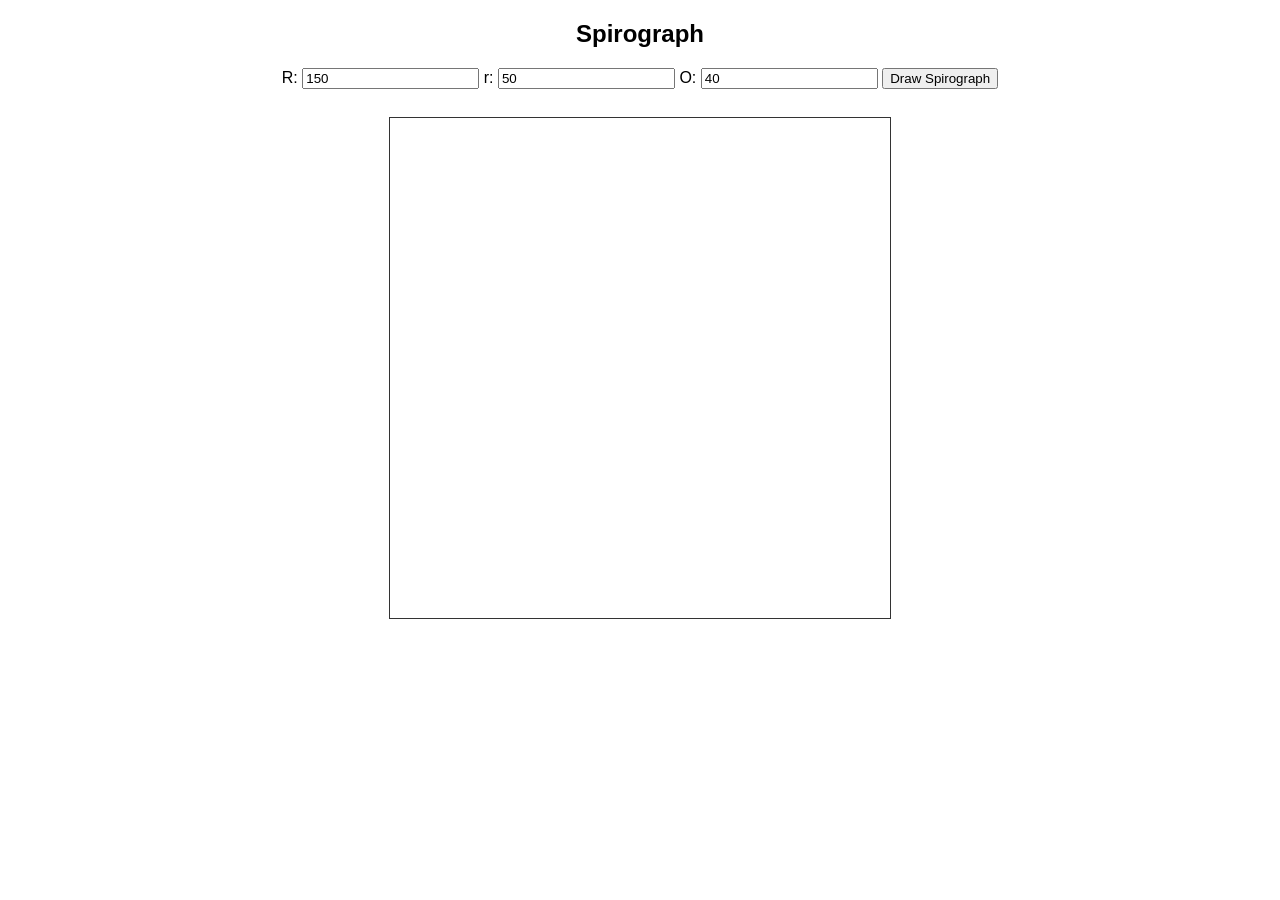
<file: spirograph.html>
<!DOCTYPE html>
<html>
<head>
    <title>Spirograph</title>

    <style>
        body {
            font-family: Arial, Helvetica, sans-serif;
            text-align: center;
        }

        canvas {
            border: 1px solid #333;
            margin-top: 10px;
        }
    </style>
</head>

<body>

<h2>Spirograph</h2>

<label for="R">R:</label>
<input type="number" id="R" value="150">

<label for="r">r:</label>
<input type="number" id="r" value="50">

<label for="O">O:</label>
<input type="number" id="O" value="40">

<button id="drawButton">Draw Spirograph</button>

<br><br>

<canvas id="canvas" width="500" height="500"></canvas>

<script>
const canvas = document.getElementById("canvas");
const ctx = canvas.getContext("2d");

const button = document.getElementById("drawButton");

button.addEventListener("click", drawSpirograph);

function drawSpirograph() {
    let R = Number(document.getElementById("R").value);
    let r = Number(document.getElementById("r").value);
    let O = Number(document.getElementById("O").value);

    if (R <= 0 || r <= 0 || O < 0) {
        alert("Please enter valid values for R, r, and O.");
        return;
    }

    if (r > R) {
        alert("r cannot be greater than R.");
        return;
    }

    ctx.clearRect(0, 0, canvas.width, canvas.height);

    ctx.beginPath();

    let t = 0;
    let firstPoint = true;

    while (t <= 100 * Math.PI) {
        let x = (R + r) * Math.cos(t) -
                (r + O) * Math.cos(((R + r) / r) * t);

        let y = (R + r) * Math.sin(t) -
                (r + O) * Math.sin(((R + r) / r) * t);

        let canvasX = canvas.width / 2 + x;
        let canvasY = canvas.height / 2 + y;

        if (firstPoint) {
            ctx.moveTo(canvasX, canvasY);
            firstPoint = false;
        } else {
            ctx.lineTo(canvasX, canvasY);
        }

        t += 0.01;
    }

    ctx.stroke();
}
</script>

</body>
</html>
</file>
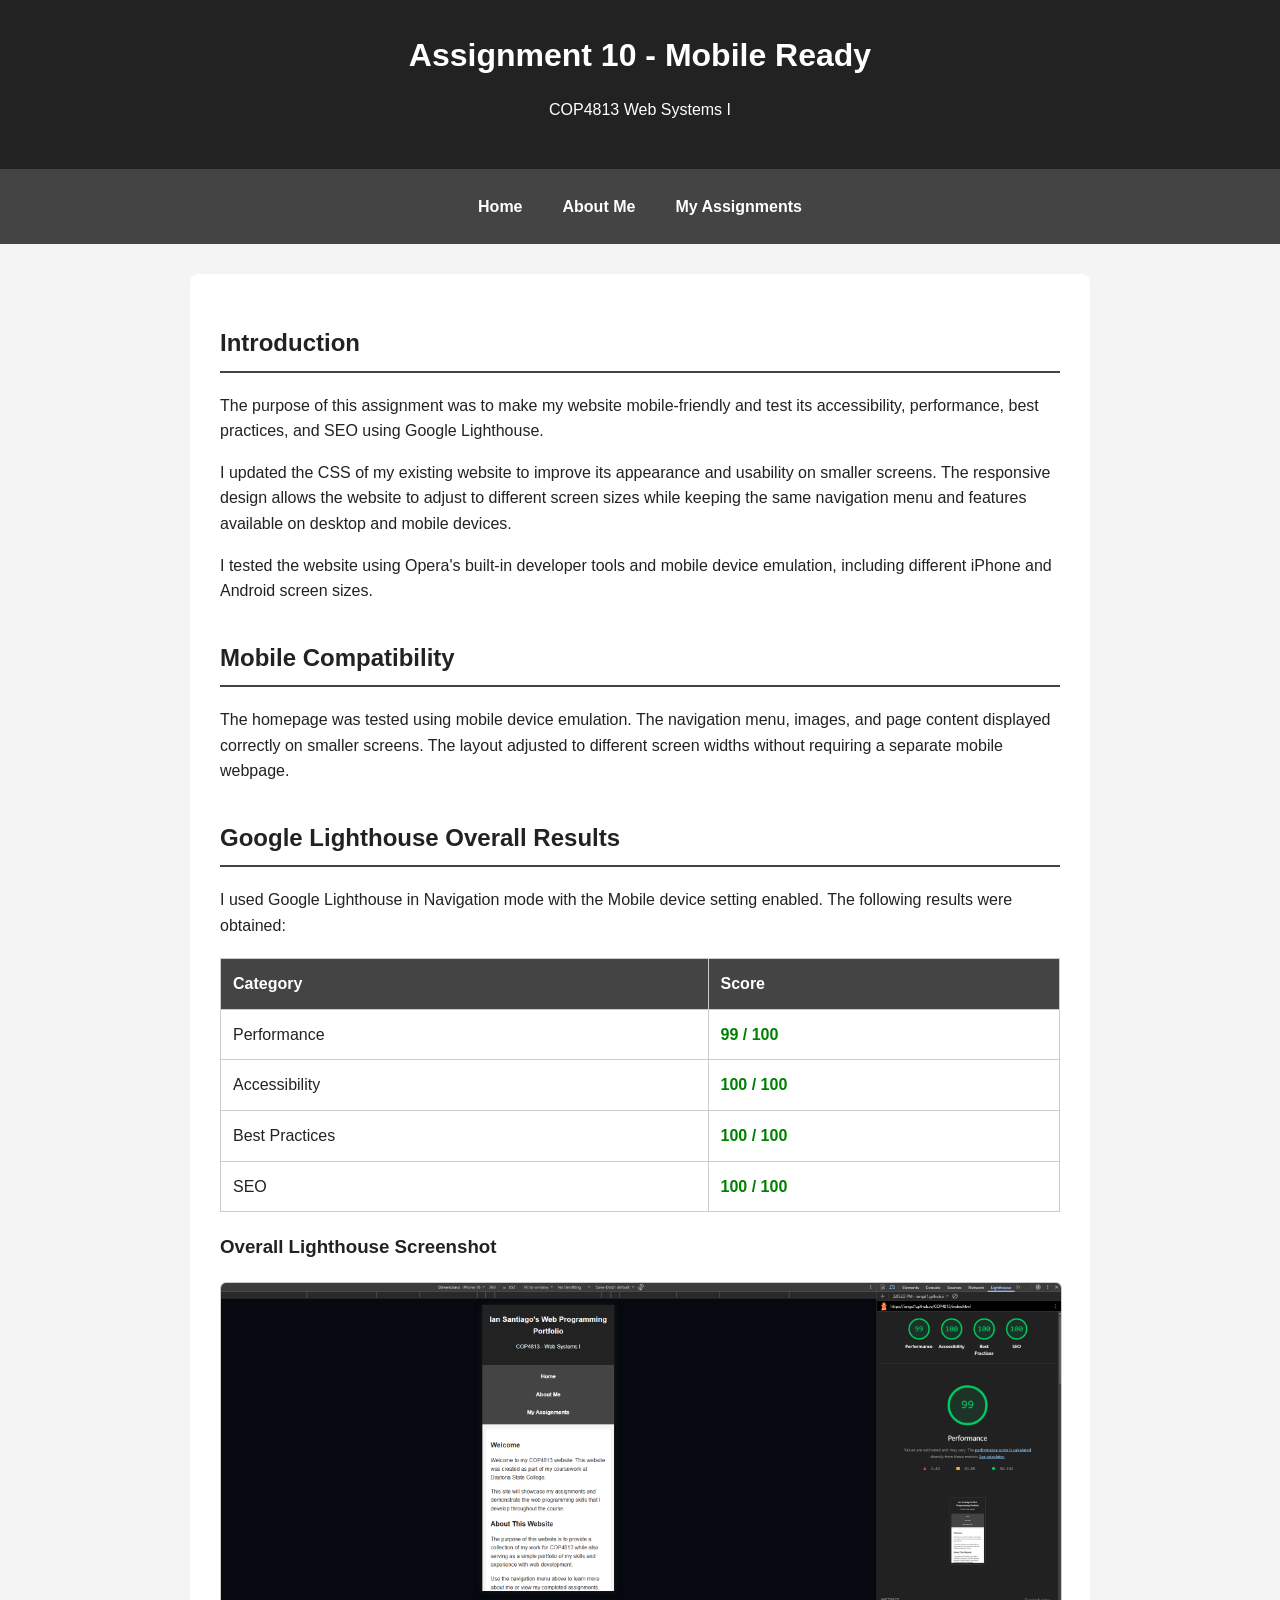
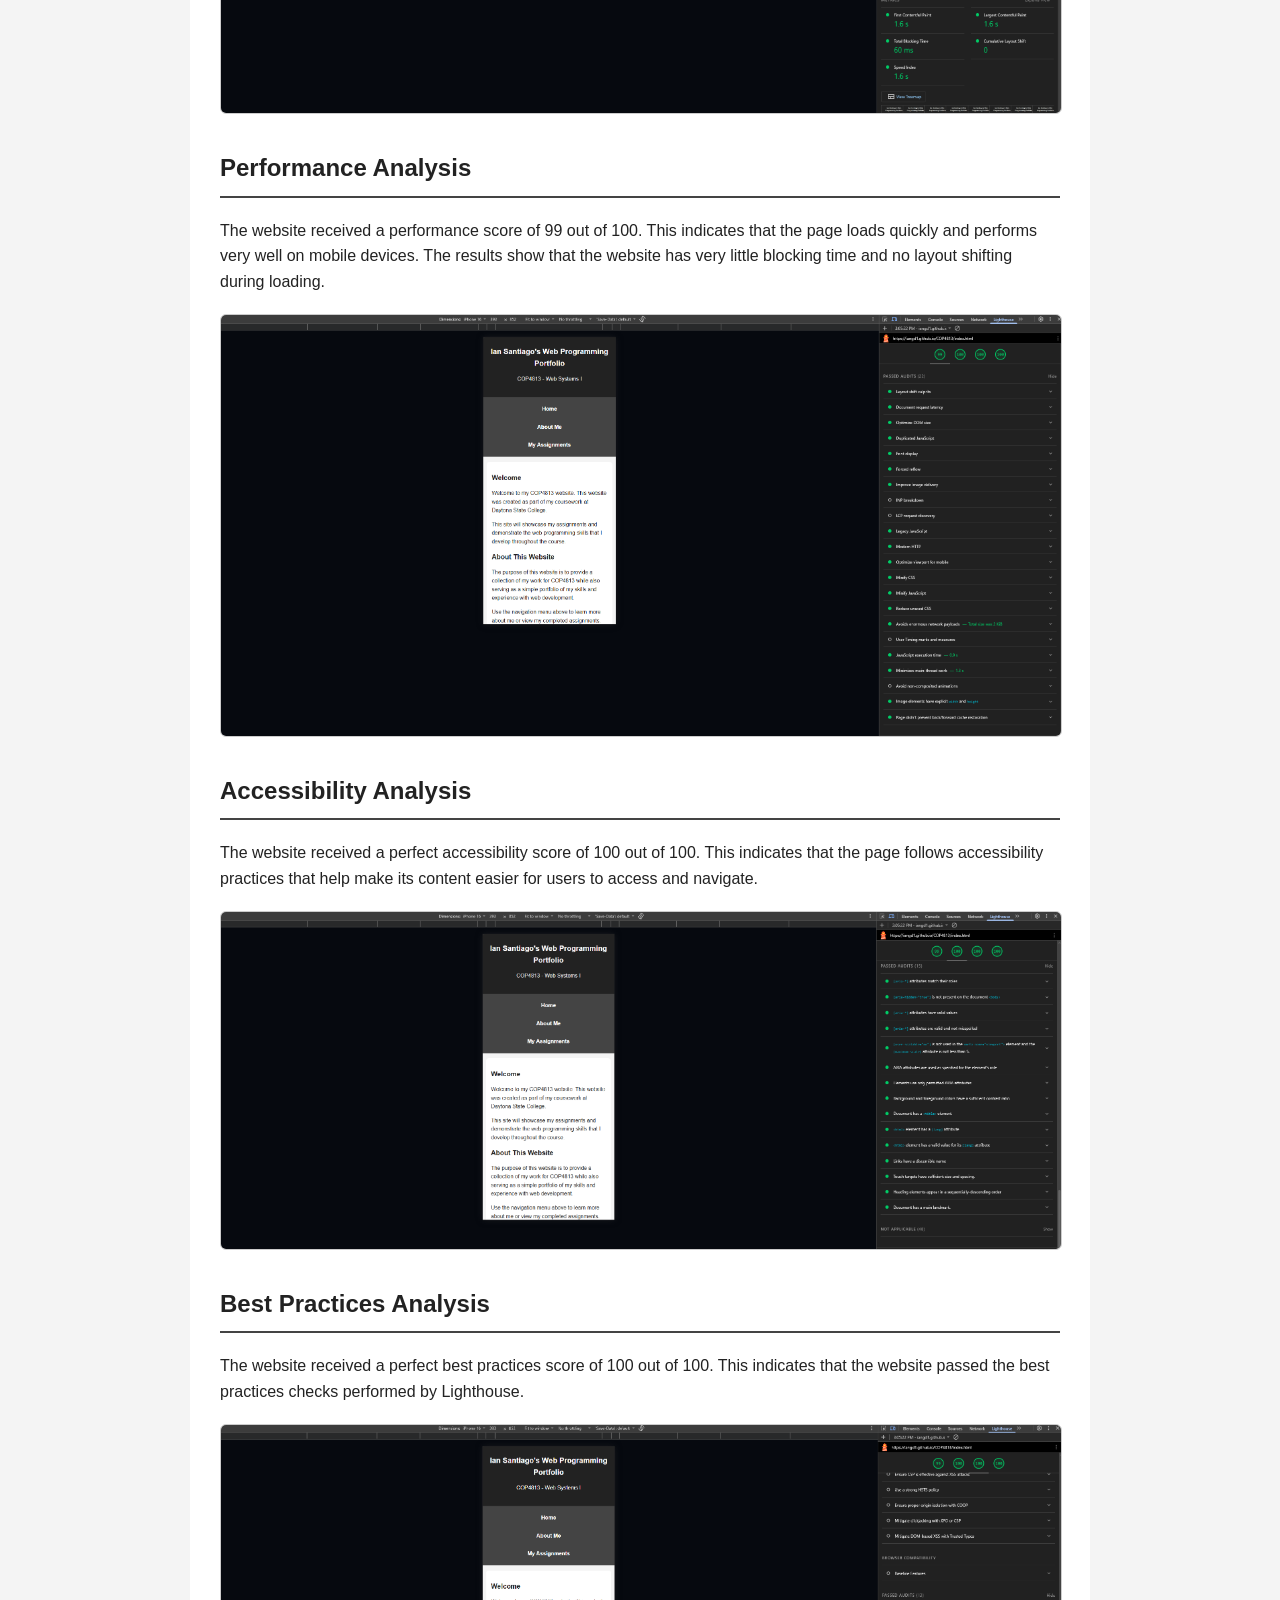
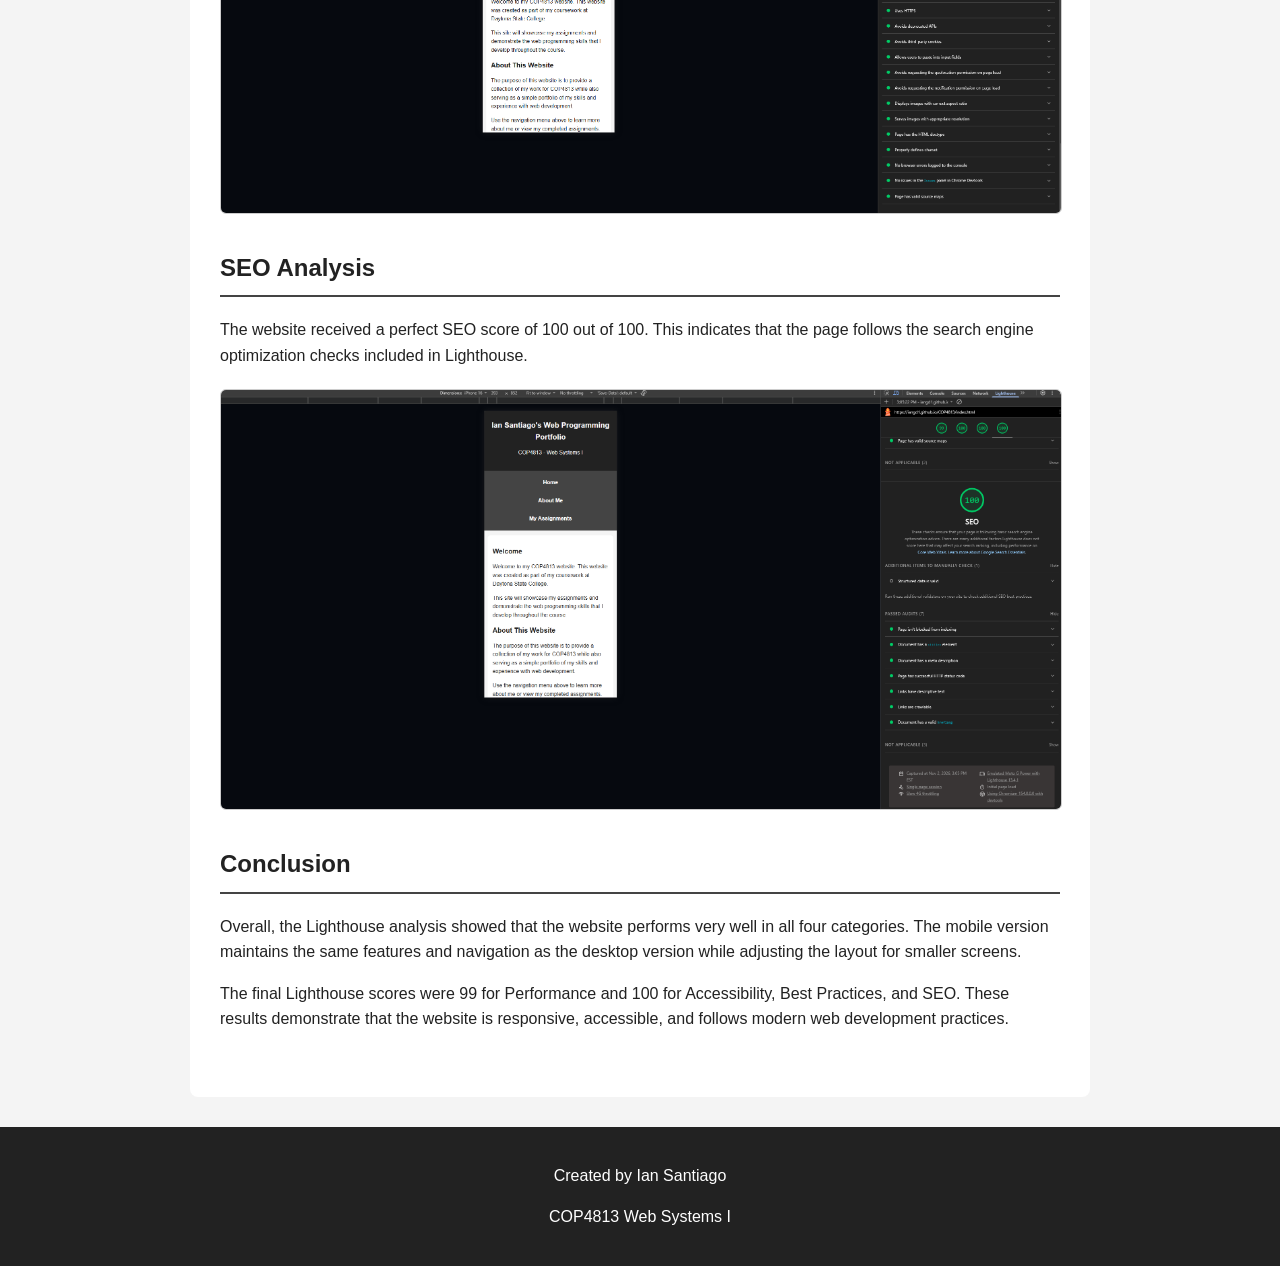
<file: assignment10/assignment10.html>
<!DOCTYPE html>
<html lang="en">
<head>
    <meta charset="UTF-8">
    <meta name="viewport" content="width=device-width, initial-scale=1.0">
    <meta name="description" content="Assignment 10 - Mobile Ready website implementation and Lighthouse analysis for COP4813.">
    <title>Assignment 10 - Mobile Ready</title>
    <link rel="stylesheet" href="../style.css">

    <style>
        .report-section {
            margin-bottom: 35px;
        }

        .report-section h2 {
            border-bottom: 2px solid #444;
            padding-bottom: 8px;
        }

        .report-image {
            display: block;
            max-width: 100%;
            height: auto;
            margin: 20px auto;
            border: 1px solid #ccc;
            border-radius: 6px;
        }

        .score-table {
            width: 100%;
            border-collapse: collapse;
            margin: 20px 0;
        }

        .score-table th,
        .score-table td {
            border: 1px solid #ccc;
            padding: 12px;
            text-align: left;
        }

        .score-table th {
            background-color: #444;
            color: white;
        }

        .score {
            font-weight: bold;
            color: #008000;
        }

        .audit-image {
            width: 100%;
        }

        @media screen and (max-width: 600px) {
            .score-table th,
            .score-table td {
                padding: 8px;
                font-size: 14px;
            }
        }
    </style>
</head>

<body>

    <header>
        <h1>Assignment 10 - Mobile Ready</h1>
        <p>COP4813 Web Systems I</p>
    </header>

    <nav aria-label="Main navigation">
        <a href="../index.html">Home</a>
        <a href="../about.html">About Me</a>
        <a href="../assignments.html">My Assignments</a>
    </nav>

    <main>

        <section class="report-section">
            <h2>Introduction</h2>

            <p>
                The purpose of this assignment was to make my website
                mobile-friendly and test its accessibility, performance,
                best practices, and SEO using Google Lighthouse.
            </p>

            <p>
                I updated the CSS of my existing website to improve its
                appearance and usability on smaller screens. The responsive
                design allows the website to adjust to different screen
                sizes while keeping the same navigation menu and features
                available on desktop and mobile devices.
            </p>

            <p>
                I tested the website using Opera's built-in developer tools
                and mobile device emulation, including different iPhone
                and Android screen sizes.
            </p>
        </section>

        <section class="report-section">
            <h2>Mobile Compatibility</h2>

            <p>
                The homepage was tested using mobile device emulation.
                The navigation menu, images, and page content displayed
                correctly on smaller screens. The layout adjusted to
                different screen widths without requiring a separate
                mobile webpage.
            </p>
        </section>

        <section class="report-section">
            <h2>Google Lighthouse Overall Results</h2>

            <p>
                I used Google Lighthouse in Navigation mode with the
                Mobile device setting enabled. The following results
                were obtained:
            </p>

            <table class="score-table">
                <tr>
                    <th>Category</th>
                    <th>Score</th>
                </tr>
                <tr>
                    <td>Performance</td>
                    <td class="score">99 / 100</td>
                </tr>
                <tr>
                    <td>Accessibility</td>
                    <td class="score">100 / 100</td>
                </tr>
                <tr>
                    <td>Best Practices</td>
                    <td class="score">100 / 100</td>
                </tr>
                <tr>
                    <td>SEO</td>
                    <td class="score">100 / 100</td>
                </tr>
            </table>

            <h3>Overall Lighthouse Screenshot</h3>

            <img
                src="images/overall.png"
                alt="Google Lighthouse overall results showing scores of 99, 100, 100, and 100"
                class="report-image audit-image">
        </section>

        <section class="report-section">
            <h2>Performance Analysis</h2>

            <p>
                The website received a performance score of 99 out of 100.
                This indicates that the page loads quickly and performs
                very well on mobile devices. The results show that the
                website has very little blocking time and no layout
                shifting during loading.
            </p>

            <img
                src="images/performance.png"
                alt="Google Lighthouse performance audit results"
                class="report-image audit-image">
        </section>

        <section class="report-section">
            <h2>Accessibility Analysis</h2>

            <p>
                The website received a perfect accessibility score of
                100 out of 100. This indicates that the page follows
                accessibility practices that help make its content
                easier for users to access and navigate.
            </p>

            <img
                src="images/accessibility.png"
                alt="Google Lighthouse accessibility audit results"
                class="report-image audit-image">
        </section>

        <section class="report-section">
            <h2>Best Practices Analysis</h2>

            <p>
                The website received a perfect best practices score
                of 100 out of 100. This indicates that the website
                passed the best practices checks performed by
                Lighthouse.
            </p>

            <img
                src="images/best-practices.png"
                alt="Google Lighthouse best practices audit results"
                class="report-image audit-image">
        </section>

        <section class="report-section">
            <h2>SEO Analysis</h2>

            <p>
                The website received a perfect SEO score of 100 out
                of 100. This indicates that the page follows the
                search engine optimization checks included in
                Lighthouse.
            </p>

            <img
                src="images/seo.png"
                alt="Google Lighthouse SEO audit results"
                class="report-image audit-image">
        </section>

        <section class="report-section">
            <h2>Conclusion</h2>

            <p>
                Overall, the Lighthouse analysis showed that the
                website performs very well in all four categories.
                The mobile version maintains the same features and
                navigation as the desktop version while adjusting
                the layout for smaller screens.
            </p>

            <p>
                The final Lighthouse scores were 99 for Performance
                and 100 for Accessibility, Best Practices, and SEO.
                These results demonstrate that the website is
                responsive, accessible, and follows modern web
                development practices.
            </p>
        </section>

    </main>

    <footer>
        <p>Created by Ian Santiago</p>
        <p>COP4813 Web Systems I</p>
    </footer>

</body>
</html>
</file>
<file: style.css>
/* General page styling */
body {
    font-family: Arial, Helvetica, sans-serif;
    margin: 0;
    background-color: #f4f4f4;
    color: #222222;
    line-height: 1.6;
}

/* Header */
header {
    background-color: #222222;
    color: white;
    padding: 30px 20px;
    text-align: center;
}

header h1 {
    margin: 0;
}

/* Navigation menu */
nav {
    background-color: #444444;
    display: flex;
    justify-content: center;
    flex-wrap: wrap;
    padding: 12px;
}

nav a {
    color: white;
    text-decoration: none;
    margin: 5px 15px;
    padding: 8px 5px;
    font-weight: bold;
}

nav a:hover,
nav a:focus {
    text-decoration: underline;
}

/* Main content */
main {
    max-width: 900px;
    box-sizing: border-box;
    margin: 30px auto;
    padding: 30px;
    background-color: white;
    border-radius: 8px;
}

/* Images */
img {
    max-width: 100%;
    height: auto;
}

/* Links */
a {
    color: #0056b3;
}

a:focus-visible {
    outline: 3px solid #ffbf47;
    outline-offset: 2px;
}

/* Footer */
footer {
    background-color: #222222;
    color: white;
    text-align: center;
    padding: 20px;
    margin-top: 30px;
}

/* Form styling */
form {
    max-width: 700px;
    margin: 0 auto;
}

fieldset {
    border: 1px solid #cccccc;
    border-radius: 6px;
    padding: 20px;
    margin-bottom: 20px;
}

legend {
    font-weight: bold;
    padding: 0 8px;
}

label {
    display: block;
    margin-top: 12px;
    margin-bottom: 5px;
    font-weight: bold;
}

input,
select,
textarea {
    width: 100%;
    box-sizing: border-box;
    padding: 10px;
    border: 1px solid #bbbbbb;
    border-radius: 4px;
    font-family: Arial, Helvetica, sans-serif;
    font-size: 16px;
}

textarea {
    resize: vertical;
}

button {
    padding: 10px 20px;
    margin-right: 10px;
    border: none;
    border-radius: 4px;
    background-color: #222222;
    color: white;
    font-size: 16px;
    cursor: pointer;
}

button:hover,
button:focus {
    background-color: #444444;
}

/* Mobile responsive layout */
@media screen and (max-width: 768px) {

    header {
        padding: 25px 15px;
    }

    header h1 {
        font-size: 26px;
    }

    nav {
        flex-direction: column;
        align-items: stretch;
        text-align: center;
        padding: 8px;
    }

    nav a {
        margin: 2px 0;
        padding: 12px;
        display: block;
    }

    main {
        width: 95%;
        margin: 15px auto;
        padding: 20px;
    }

    footer {
        margin-top: 15px;
    }
}

/* Smaller phone screens */
@media screen and (max-width: 400px) {

    header h1 {
        font-size: 22px;
    }

    main {
        padding: 15px;
    }

    h2 {
        font-size: 20px;
    }
}
</file>
<file: assignment11/style.css>
/* General page styling */
* {
    box-sizing: border-box;
}

body {
    margin: 0;
    font-family: Arial, Helvetica, sans-serif;
    background-color: #f4f6fa;
    color: #263445;
}

/* Header */
.header {
    background-color: #17365d;
    color: white;
    padding: 25px 8%;
}

.header-content {
    display: flex;
    justify-content: space-between;
    align-items: center;
    gap: 20px;
}

.header h1 {
    margin: 0;
    font-size: 30px;
}

.header p {
    margin-bottom: 0;
    color: #d6e2f0;
}

.catalog-label {
    background-color: #294e78;
    padding: 10px 15px;
    border-radius: 6px;
    font-size: 14px;
}

/* Main content */
.container {
    width: 90%;
    max-width: 1200px;
    margin: 30px auto;
}

.welcome {
    background-color: white;
    padding: 25px;
    border-radius: 10px;
    margin-bottom: 25px;
    box-shadow: 0 2px 8px rgba(0,0,0,0.05);
}

.welcome h2 {
    margin-top: 0;
    color: #17365d;
}

/* Dashboard statistics */
.dashboard {
    display: grid;
    grid-template-columns: repeat(3, 1fr);
    gap: 20px;
    margin-bottom: 30px;
}

.stat-card {
    background-color: white;
    padding: 20px;
    text-align: center;
    border-radius: 10px;
    box-shadow: 0 2px 8px rgba(0,0,0,0.05);
}

.stat-card h3 {
    margin-top: 0;
    color: #65758a;
    font-size: 16px;
}

.stat-card p {
    font-size: 30px;
    font-weight: bold;
    color: #17365d;
    margin-bottom: 0;
}

/* Course sections */
.course-section {
    background-color: white;
    padding: 25px;
    margin-bottom: 25px;
    border-radius: 10px;
    box-shadow: 0 2px 8px rgba(0,0,0,0.05);
}

.course-section h2 {
    color: #17365d;
    margin-top: 0;
}

/* Course cards generated by JavaScript */
.course-grid {
    display: grid;
    grid-template-columns: repeat(auto-fit, minmax(230px, 1fr));
    gap: 15px;
    margin-top: 20px;
}

.course-card {
    border: 1px solid #dce2ea;
    border-left: 5px solid #3478b9;
    border-radius: 8px;
    padding: 16px;
    background-color: #ffffff;
}

.course-card h3 {
    margin-top: 0;
    color: #17365d;
}

.course-card p {
    color: #65758a;
    font-size: 14px;
}

.course-card button {
    margin-top: 8px;
}

/* Buttons */
button {
    background-color: #245d91;
    color: white;
    border: none;
    padding: 10px 14px;
    border-radius: 5px;
    cursor: pointer;
    font-size: 14px;
}

button:hover {
    background-color: #17365d;
}

button:focus-visible {
    outline: 3px solid #f0b429;
    outline-offset: 3px;
}

button:disabled {
    background-color: #aab5c2;
    cursor: not-allowed;
}

/* Course details */
.details-box {
    background-color: #f4f6fa;
    padding: 20px;
    border-radius: 8px;
    min-height: 80px;
}

/* Course status labels */
.status {
    display: inline-block;
    padding: 5px 9px;
    border-radius: 4px;
    font-size: 12px;
    font-weight: bold;
}

.status.available {
    background-color: #d9f2e3;
    color: #17683a;
}

.status.locked {
    background-color: #fce4e4;
    color: #a12b2b;
}

.status.completed {
    background-color: #dce9f8;
    color: #245d91;
}

/* Footer */
footer {
    background-color: #17365d;
    color: white;
    text-align: center;
    padding: 20px;
    margin-top: 40px;
    font-size: 13px;
}

/* Mobile layout */
@media (max-width: 650px) {
    .header-content {
        flex-direction: column;
        align-items: flex-start;
    }

    .dashboard {
        grid-template-columns: 1fr;
    }

    .container {
        width: 94%;
    }

    .course-section {
        padding: 18px;
    }
}
</file>
<file: assignment13/style.css>
/* General Page Styling */
* {
    box-sizing: border-box;
    margin: 0;
    padding: 0;
}

body {
    font-family: Arial, Helvetica, sans-serif;
    background: linear-gradient(135deg, #101827, #1e3a5f);
    color: #ffffff;
    min-height: 100vh;
    display: flex;
    flex-direction: column;
    align-items: center;
}

/* Header */
header {
    text-align: center;
    padding: 40px 20px 25px;
}

header h1 {
    font-size: 2.8rem;
    color: #38bdf8;
    margin-bottom: 10px;
}

header p {
    color: #cbd5e1;
    font-size: 1rem;
}

/* Main Game Container */
.game-container {
    width: 90%;
    max-width: 700px;
    background: #ffffff;
    color: #1e293b;
    border-radius: 16px;
    padding: 35px;
    margin: 20px auto;
    box-shadow: 0 10px 35px rgba(0, 0, 0, 0.3);
}

/* Screens */
.screen {
    text-align: center;
}

.hidden {
    display: none;
}

.screen h2 {
    font-size: 1.8rem;
    margin-bottom: 20px;
    color: #1e3a5f;
}

.screen > p {
    line-height: 1.6;
    margin-bottom: 20px;
}

/* Instructions */
.instructions {
    background: #f1f5f9;
    padding: 20px;
    border-radius: 10px;
    margin: 25px 0;
    text-align: left;
}

.instructions h3 {
    margin-bottom: 12px;
    color: #2563eb;
}

.instructions ul {
    padding-left: 22px;
}

.instructions li {
    margin-bottom: 10px;
    line-height: 1.4;
}

.maximum-score {
    font-weight: bold;
    color: #2563eb;
}

/* Buttons */
button {
    background: #2563eb;
    color: white;
    border: none;
    padding: 13px 25px;
    border-radius: 8px;
    font-size: 1rem;
    font-weight: bold;
    cursor: pointer;
    transition: background 0.2s, transform 0.2s;
}

button:hover {
    background: #1d4ed8;
    transform: translateY(-2px);
}

button:disabled {
    cursor: not-allowed;
    opacity: 0.7;
}

/* Game Information */
.game-info {
    display: flex;
    justify-content: space-between;
    margin-bottom: 20px;
    font-weight: bold;
    color: #2563eb;
}

/* Progress Bar */
.progress-container {
    height: 10px;
    background: #e2e8f0;
    border-radius: 10px;
    overflow: hidden;
    margin-bottom: 30px;
}

#progress-bar {
    height: 100%;
    width: 0%;
    background: #38bdf8;
    transition: width 0.3s;
}

/* Questions */
#question {
    margin-bottom: 25px;
    font-size: 1.4rem;
}

/* Answer Buttons */
.answer-grid {
    display: grid;
    grid-template-columns: 1fr 1fr;
    gap: 12px;
}

.answer-button {
    background: #e2e8f0;
    color: #1e293b;
    padding: 16px;
    min-height: 65px;
    border: 2px solid transparent;
    border-radius: 8px;
    font-weight: normal;
}

.answer-button:hover:not(:disabled) {
    background: #dbeafe;
    border-color: #2563eb;
    transform: none;
}

.answer-button.correct {
    background: #dcfce7;
    border-color: #16a34a;
    color: #166534;
}

.answer-button.incorrect {
    background: #fee2e2;
    border-color: #dc2626;
    color: #991b1b;
}

/* Feedback */
#feedback {
    min-height: 30px;
    margin: 20px 0;
    font-weight: bold;
}

#feedback.correct-feedback {
    color: #16a34a;
}

#feedback.incorrect-feedback {
    color: #dc2626;
}

/* Next Button */
#next-button {
    margin-top: 5px;
}

/* Results */
#final-score {
    font-size: 1.8rem;
    font-weight: bold;
    color: #2563eb;
    margin: 25px 0;
}

/* Footer */
footer {
    text-align: center;
    color: #cbd5e1;
    padding: 25px 15px;
    margin-top: auto;
    font-size: 0.9rem;
}

/* Mobile Layout */
@media (max-width: 550px) {
    header h1 {
        font-size: 2.2rem;
    }

    .game-container {
        padding: 22px;
    }

    .answer-grid {
        grid-template-columns: 1fr;
    }

    .game-info {
        font-size: 0.9rem;
    }
}
</file>
<file: assignment9.css>
body {
    margin: 0;
    padding: 20px;
    background: #10101c;
    color: #ffffff;
    font-family: Arial, sans-serif;
    text-align: center;
}

.container {
    max-width: 900px;
    margin: 30px auto;
}

h1 {
    color: #00f5ff;
    text-shadow: 0 0 12px #00f5ff;
}

p {
    color: #ccccdd;
}

canvas {
    display: block;
    width: 100%;
    height: 450px;
    margin: 25px auto;
    background: #17172a;
    border: 2px solid #00d9ff;
    border-radius: 12px;
    box-shadow: 0 0 18px #00d9ff55;
    cursor: pointer;
}

.hint {
    font-size: 14px;
    color: #00f5ff;
}

@media (max-width: 600px) {
    canvas {
        height: 320px;
    }

    h1 {
        font-size: 26px;
    }
}
</file>
